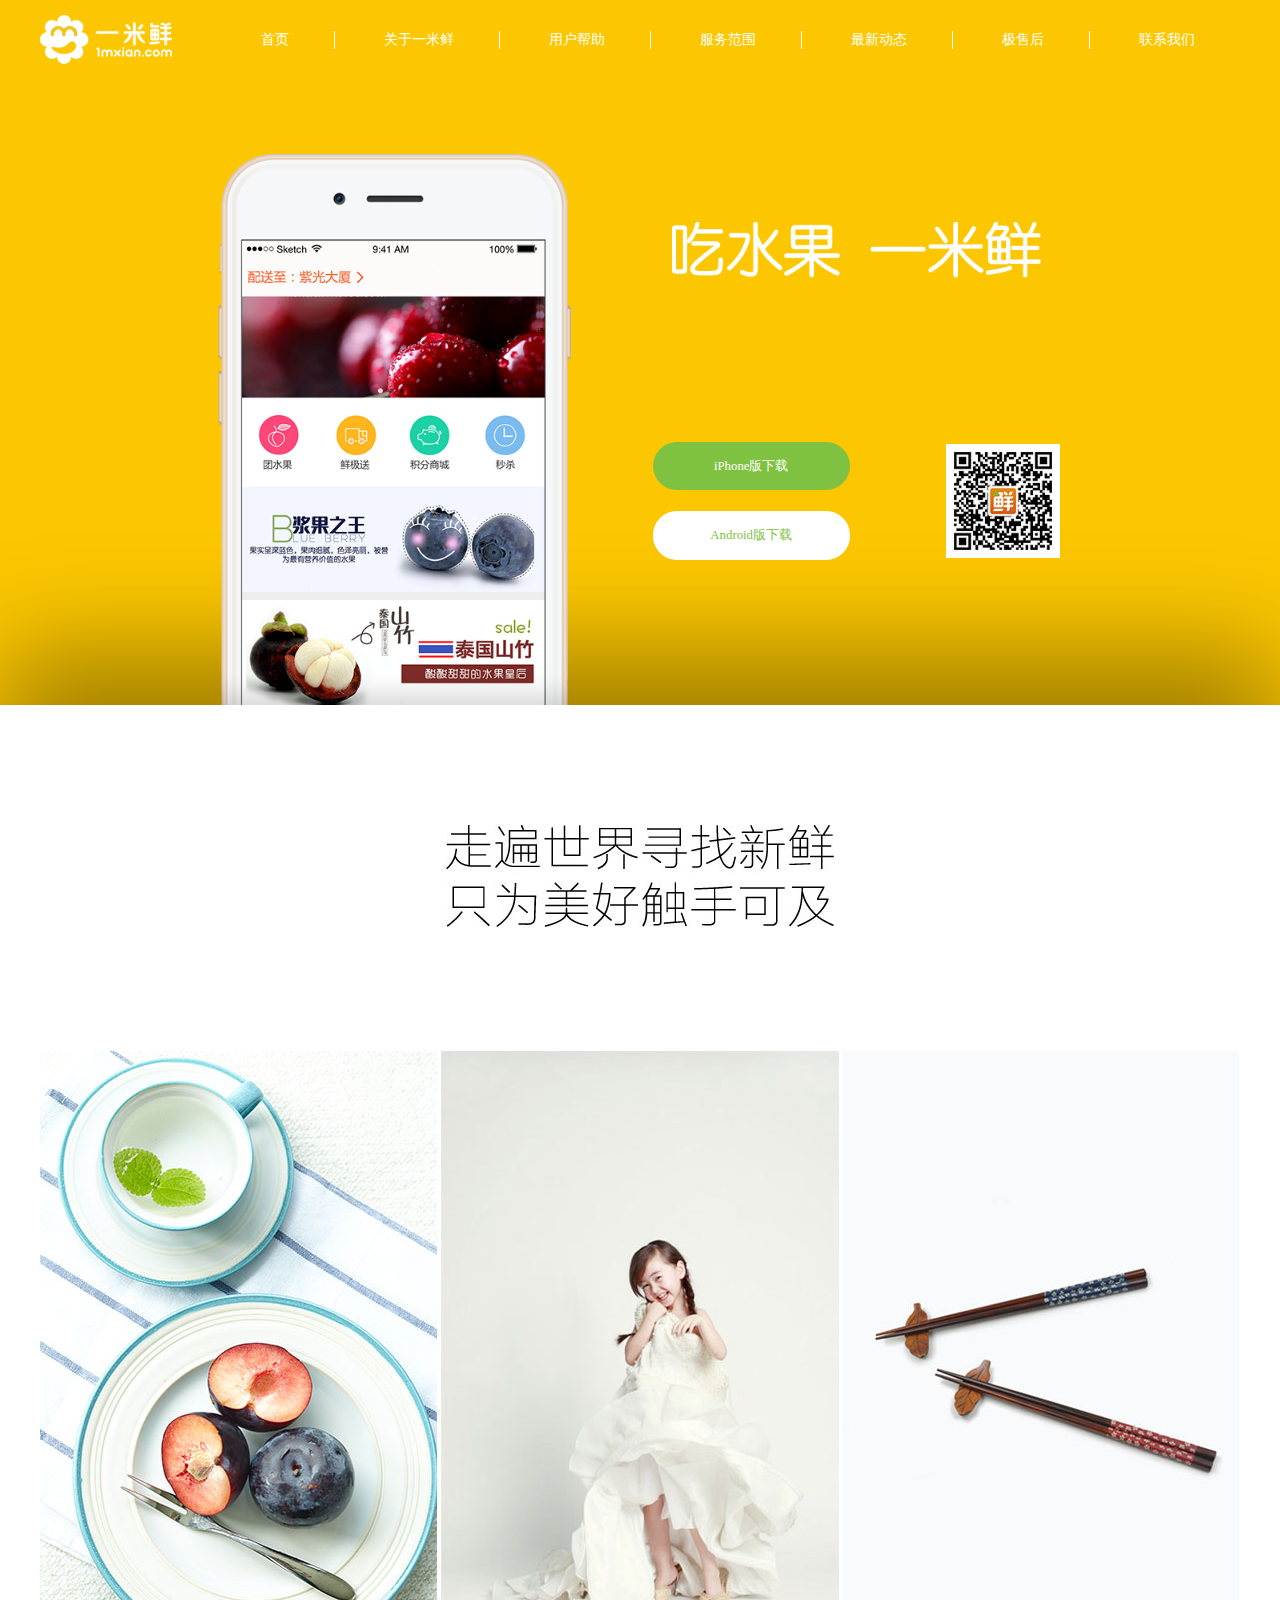
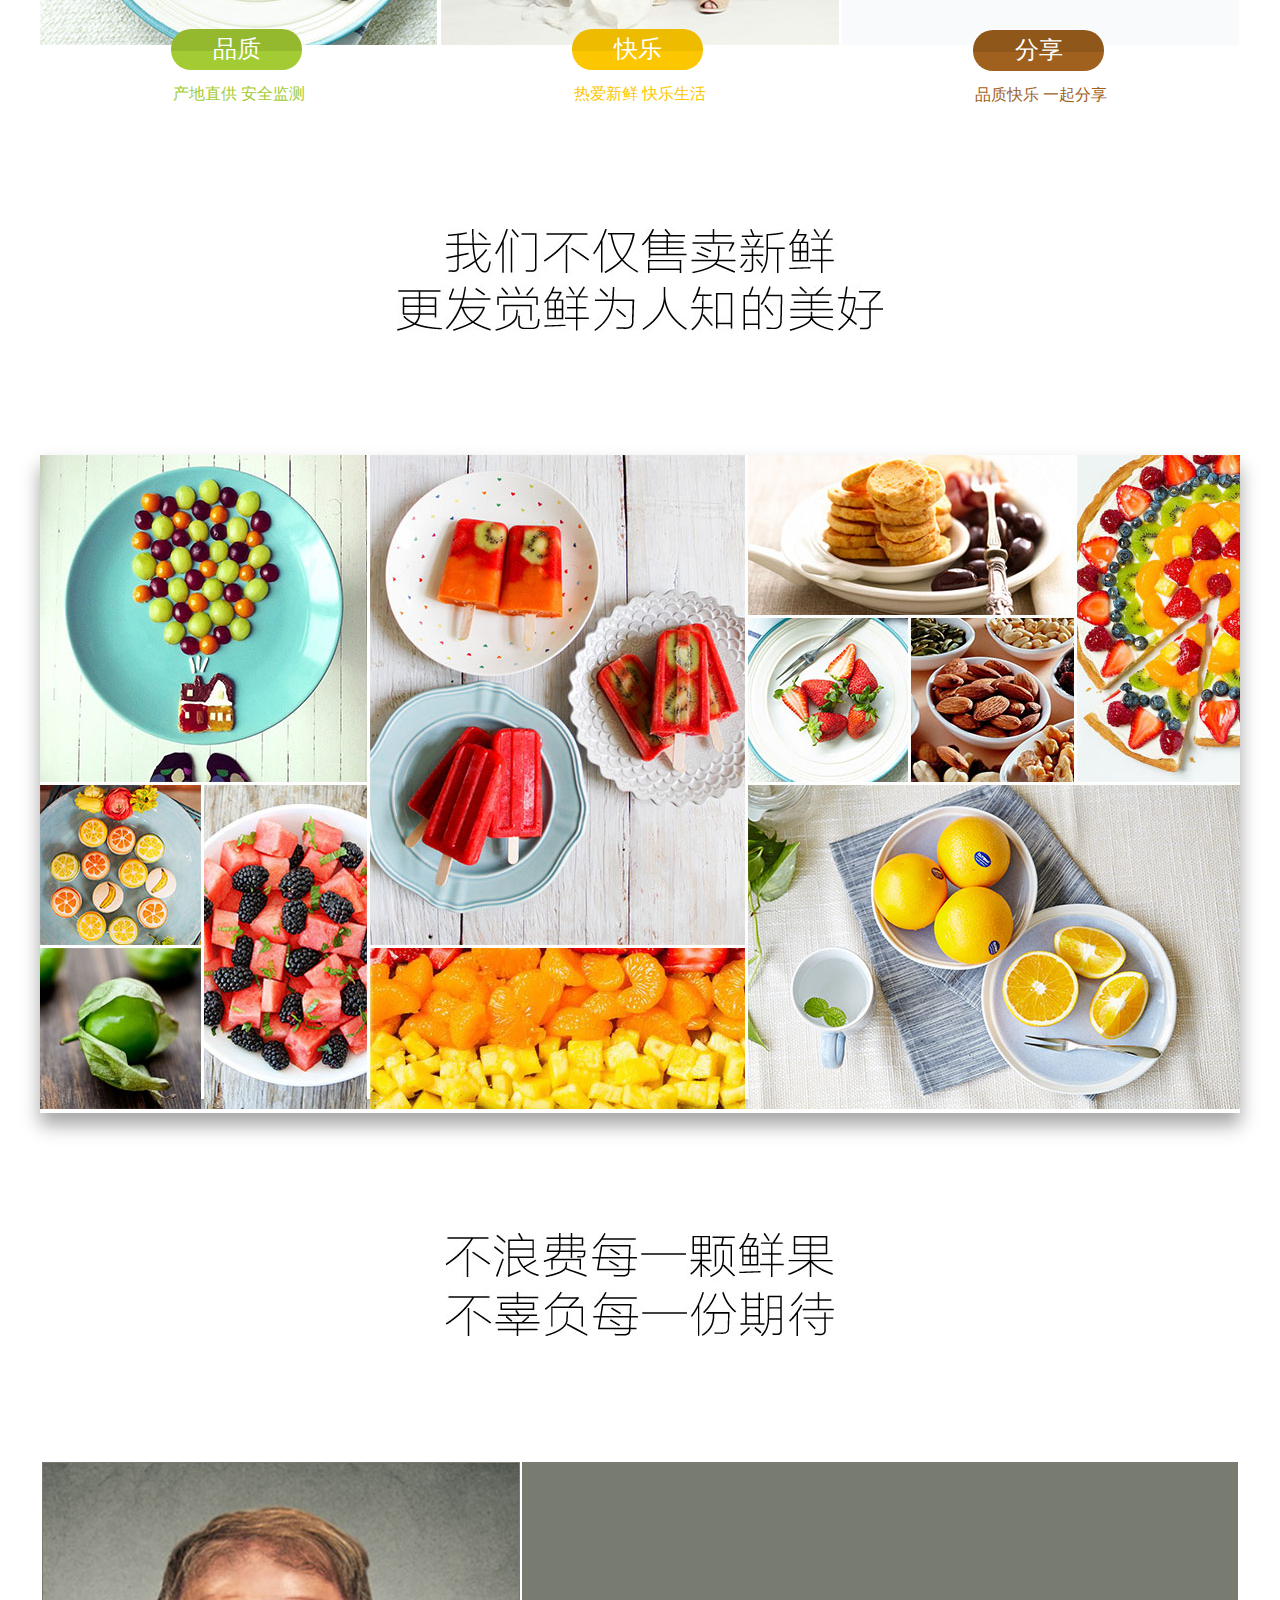
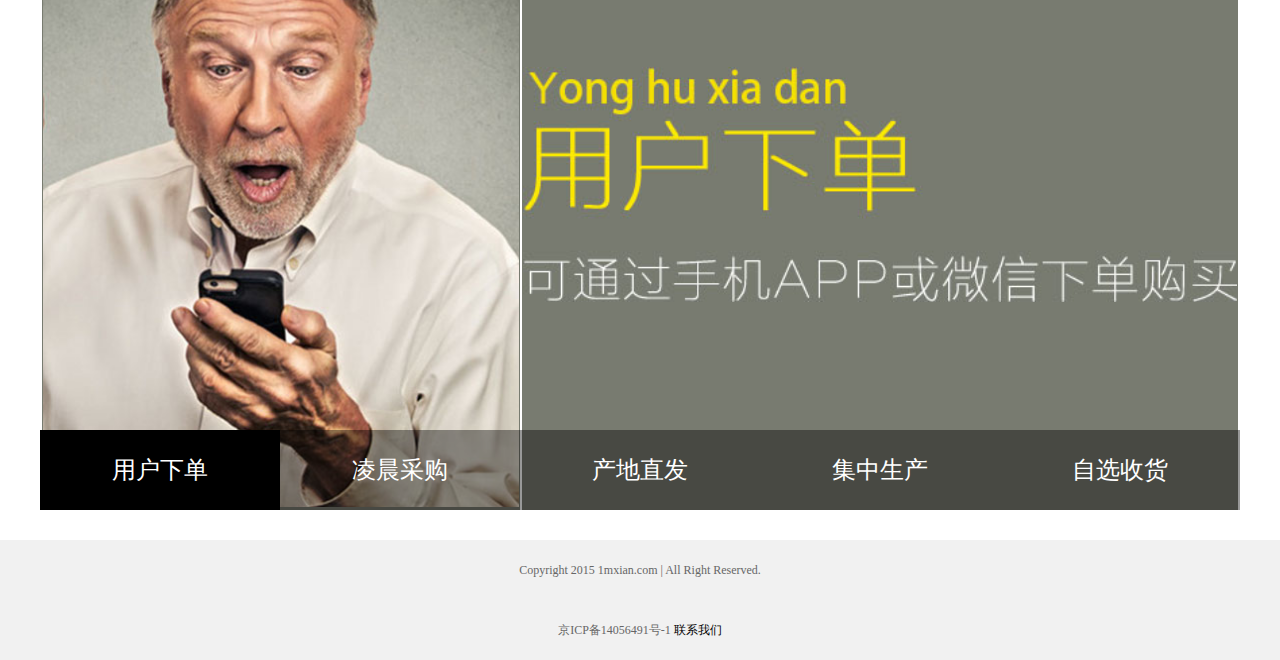
<file: index.html>
<!DOCTYPE html>
<html>
<head lang="en">
    <meta charset="UTF-8">
    <meta http-equiv="X-UA-Compatible" content="IE=edge,chrome=1"/>
    <meta name="viewport"
          content="width=device-width, initial-scale=1.0, minimum-scale=1.0, maximum-scale=1.0, user-scalable=no"/>
    <meta name="format-detection" content="telephone=no, email=no"/>
    <meta name="apple-mobile-web-app-capable" content="yes"/>
    <meta name="apple-mobile-web-app-status-bar-style" content="black"/>
    <title></title>
    <link href="css/base.css" type="text/css" rel="stylesheet"/>
    <link href="css/index.css" type="text/css" rel="stylesheet"/>

    <link href="css/ui-dialog.css" type="text/css" rel="stylesheet"/>
    <script src="js/jquery.min.js" type="text/javascript"></script>
    <script src="js/dialog-min.js" type="text/javascript"></script>
</head>
<body>
<div class="box">
    <header class="bgfcc700 clearfloat">
        <div class="conWidth hg80 bgfcc700">
            <div class="fl pt15 logo">
                <a href="#">
                    <img src="img/logo.png"/>
                </a>
            </div>
            <div class="fr pr7 lh50 iphone posrel clfff">
                <p class="lh50 iphone-updown" id="iphone-updown"><img src="img/cd.png"/></p>
            </div>
            <nav class="fr">
                <a href="javascript:;">首页</a>
                <a href="content/aboutus.html">关于一米鲜</a>
                <a href="content/customerservice.html">用户帮助</a>
                <a href="content/deliveryarea.html">服务范围</a>
                <a href="content/news.html">最新动态</a>
                <a href="content/polepsale.html">极售后</a>
                <a href="#"><span id="add_our">联系我们</span></a>
            </nav>
        </div>
    </header>
    <section>
        <div class="banner bgfcc700">
            <div class="conWidth clearfloat bgfcc700" style="zoom: 0.8;">
                <aside class="fr pt178 pr75 tc">
                    <img src="img/v2.0.png" class="mb107 w100">
                    <dl class="posrel">
                        <dt>
                            <p class="mb26 download-iphone">iPhone版下载</p>
                            <p class="download-android">Android版下载</p>
                        </dt>
                        <dd>
                            <img src="img/code.jpg"/>
                        </dd>
                    </dl>
                </aside>
                <img src="img/iphone.png" class="pt93 pl73 pc">
            </div>
        </div>
    </section>
    <div class="section">
        <article class="section-article-one conWidth  tc">
            <img src="img/art_dec.jpg" class="malr10 w50"/>

            <div class="clearfloat section-article-one-div">
                <dl>
                    <dt class="posrel">
                        <img src="img/art_1.jpg"/><span>品质</span>
                    </dt>
                    <dd>产地直供 安全监测</dd>
                </dl>
                <dl>
                    <dt class="posrel">
                        <img src="img/art_2.jpg"/><span>快乐</span>
                    </dt>
                    <dd>热爱新鲜 快乐生活</dd>
                </dl>
                <dl>
                    <dt class="posrel">
                        <img src="img/art_3.jpg"/><span>分享</span>
                    </dt>
                    <dd>品质快乐 一起分享</dd>
                </dl>
            </div>
        </article>
        <article class="section-article-two conWidth malr10 tc">
            <img src="img/art_dec2.jpg" class="malr10 w50">

            <div class="box-shadow">
                <img src="img/art_4.jpg">
            </div>
        </article>
        <article class="section-article-three conWidth pb30 tc">
            <img src="img/art_dec3.jpg" class="malr10 w50">
            <aside class="posrel article-aside">
                <table width="100%">
                    <tbody>
                    <tr class="bg787b70">
                        <td width="40%">
                            <div style="width: 100%"><img src="img/tab1.jpg" width="100%"></div>
                        </td>
                        <td width="60%">
                            <div style="width: 100%"><img src="img/tab_dec_1_c.jpg" width="100%"></div>
                        </td>
                    </tr>
                    <tr class="bg91ad0d hide">
                        <td width="40%">
                            <div style="width: 100%"><img src="img/tab2.jpg" width="100%"></div>
                        </td>
                        <td width="60%">
                            <div style="width: 100%"><img src="img/tab_dec_2.jpg" width="100%"></div>
                        </td>
                    </tr>
                    <tr class="bg769d9c hide">
                        <td width="40%">
                            <div style="width: 100%"><img src="img/tab3.jpg" width="100%"></div>
                        </td>
                        <td width="60%">
                            <div style="width: 100%"><img src="img/tab_dec_3_c.jpg" width="100%"></div>
                        </td>
                    </tr>
                    <tr class="bgce8457 hide">
                        <td width="40%">
                            <div style="width: 100%"><img src="img/tab5.jpg" width="100%"></div>
                        </td>
                        <td width="60%">
                            <div style="width: 100%"><img src="img/tab_dec_5.jpg" width="100%"></div>
                        </td>
                    </tr>
                    <tr class="bga38a83 hide">
                        <td width="40%">
                            <div style="width: 100%"><img src="img/tab6.jpg" width="100%"></div>
                        </td>
                        <td width="60%">
                            <div style="width: 100%"><img src="img/tab_dec_6.jpg" width="100%"></div>
                        </td>
                    </tr>
                    </tbody>
                </table>
                <div class="tabs">
                    <ul class="clearfloat">
                        <li class="active">用户下单</li>
                        <li>凌晨采购</li>
                        <li>产地直发</li>
                        <li>集中生产</li>
                        <li>自选收货</li>
                    </ul>
                </div>
            </aside>
        </article>
    </div>
    <footer class="footer">
        <p>Copyright 2015 1mxian.com | All Right Reserved.<br>
            京ICP备14056491号-1
            <a href="#">联系我们</a></p>
    </footer>
</div>
</body>
<script type="text/javascript">
    setTimeout(function(){
        $(function () {
            var w_width = $(window).width();
            var zoom = w_width / 1200;
            var zooms = w_width / 400;
            if (w_width > 768 && w_width <= 1200) {
                if (zooom < 0.56) {
                    $("body").css("zoom", 0.57)
                } else {
                    $("body").css("zoom", zoom)
                }
                $("#add_our").on("click", function () {
                    var d = dialog({
                        content: "<ul><li><a href='content/contactus.html'>联系我们</a></li><li><a href='content/compare_group.html'>企业团购</a></li></ul>",
                        quickClose: true
                    });
                    d.show(document.getElementById("add_our"))
                });
            } else if (w_width <= 768) {
                $(".section-article-one-div").css("zoom", zoom)
                $(".banner .conWidth").css("zoom", zooms)
            } else {
                $("#add_our").on("click", function () {
                    var d = dialog({
                        content: "<ul><li><a href='content/contactus.html'>联系我们</a></li><li><a href='content/recruitment.html'>加入我们</a></li><li><a href='content/compare_group.html'>企业团购</a></li></ul>",
                        quickClose: true
                    });
                    d.show(document.getElementById("add_our"))
                });
            }
//        弹框
            $("#iphone-updown").on("click", function () {
                var d = dialog({
                    content: "<ul><li><a href='index.html'>首页</a></li><li><a href='content/aboutus.html'>关于一米鲜</a></li><li><a href='content/customerservice.html'>用户帮助</a></li><li><a href='content/deliveryarea.html'>服务范围</a></li><li><a href='content/news.html'>最新动态</a></li><li><a href='content/polepsale.html'>极售后</a></li><li><a href='content/contactus.html'>联系我们</a></li><li><a href='content/recruitment.html'>加入我们</a></li><li><a href='content/compare_group.html'>企业团购</a></li></ul>",
                    quickClose: true
                });
                d.show(document.getElementById("iphone-updown"))
            });
//        切换
            $(".tabs li").on("click", function () {
                $(".tabs li").removeClass('active');
                $(this).addClass('active');
                var index = $(this).index();
                $("table tr").stop(true, true).fadeOut(400);
                setTimeout(function () {
                    $("table tr").stop(true, true).eq(index).fadeIn(400)
                }, 300)
            })
        })
    },500)

</script>
</html>
</file>
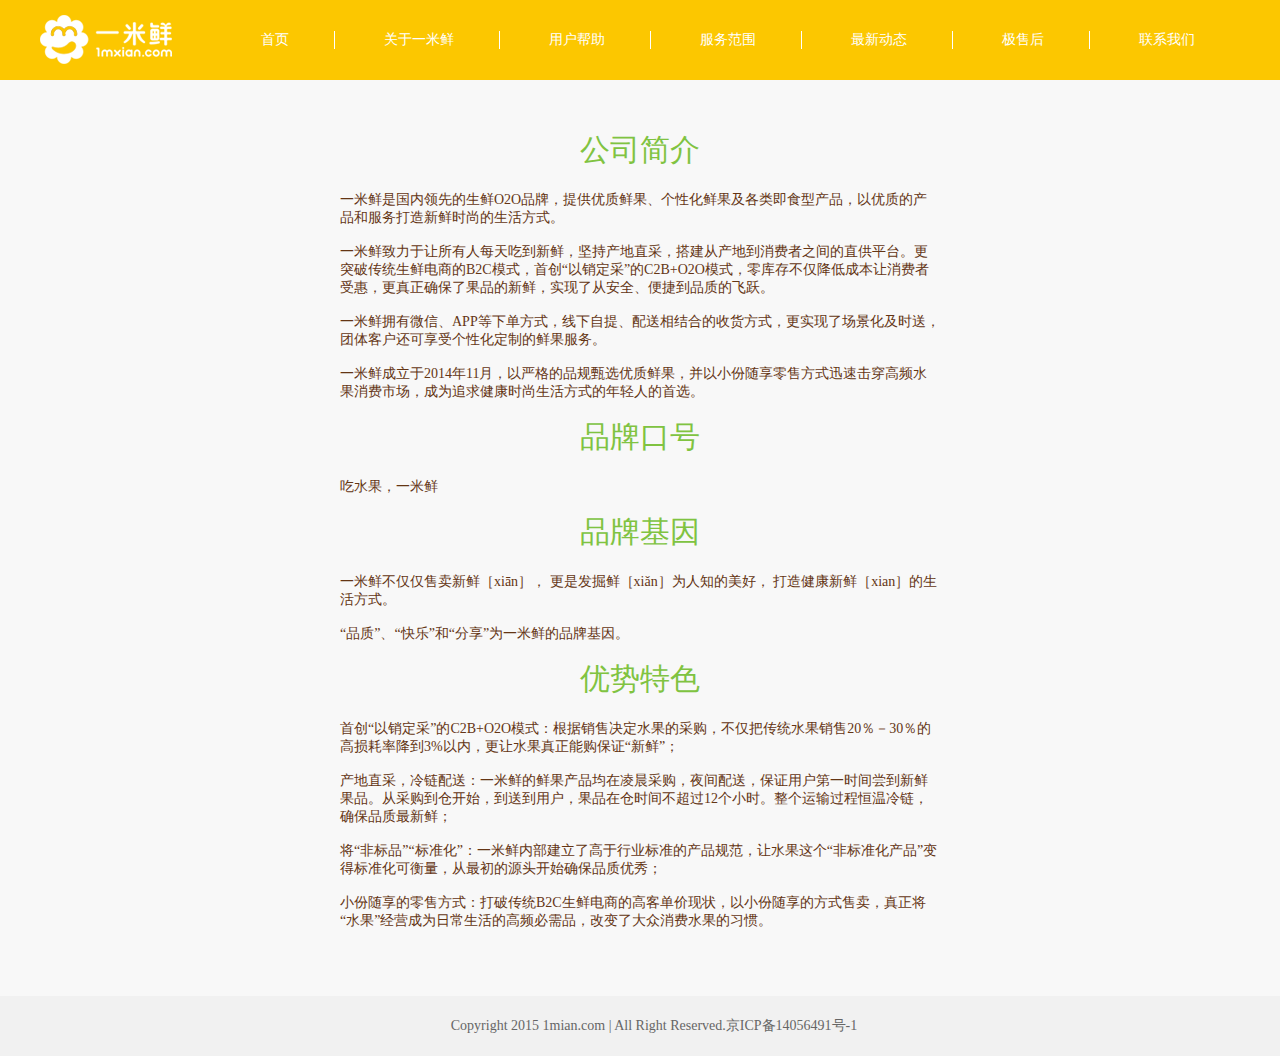
<file: content/aboutus.html>
<!DOCTYPE html>
<html>
<head lang="en">
    <meta charset="UTF-8">
    <meta name="viewport" id="viewport" content="width=device-width,initial-scale=1.0, minimum-scale=1.0, maximum-scale=1.0, user-scalable=no">
    <meta name="format-detection" content="telephone=no">
    <link rel="stylesheet" href="../css/base.css"/>
    <link rel="stylesheet" href="../css/service.css"/>
    <link rel="stylesheet" href="../css/ui-dialog.css"/>
    <script src="../js/jquery.min.js"></script>
    <script src="../js/dialog-min.js"></script>
    <title>关于一米鲜</title>
</head>
<body>
<header class="clearfloat bgfcc700">
    <div class="conWidth hg80 bgfcc700">
        <div class="logo fl pt15"><a href="../index.html"><img src="../img/logo.png"></a></div>
        <div class="iphone fr pr7 clfff lh50 posrel">
            <p class="lh50 iphone-updown" id="iphone-updown"><img src="../img/cd.png"></p>
        </div>
        <nav class="fr">
            <a href="../index.html">首页</a>
            <a href="javascript:;">关于一米鲜</a>
            <a href="customerservice.html">用户帮助</a>
            <a href="deliveryarea.html">服务范围</a>
            <a href="news.html">最新动态</a>
            <a href="polepsale.html">极售后</a>
            <a><span id="add_our">联系我们</span></a>
        </nav>
    </div>
</header>
<div class="service-center">
    <div class="container">
        <h1>公司简介</h1>
        <div class="service-center-content">
            一米鲜是国内领先的生鲜O2O品牌，提供优质鲜果、个性化鲜果及各类即食型产品，以优质的产品和服务打造新鲜时尚的生活方式。<br><br>
            一米鲜致力于让所有人每天吃到新鲜，坚持产地直采，搭建从产地到消费者之间的直供平台。更突破传统生鲜电商的B2C模式，首创“以销定采”的C2B+O2O模式，零库存不仅降低成本让消费者受惠，更真正确保了果品的新鲜，实现了从安全、便捷到品质的飞跃。<br><br>
            一米鲜拥有微信、APP等下单方式，线下自提、配送相结合的收货方式，更实现了场景化及时送，团体客户还可享受个性化定制的鲜果服务。<br><br>
            一米鲜成立于2014年11月，以严格的品规甄选优质鲜果，并以小份随享零售方式迅速击穿高频水果消费市场，成为追求健康时尚生活方式的年轻人的首选。<br><br>
        </div>
        <h1>品牌口号</h1>
        <div class="service-center-content">
            吃水果，一米鲜<br><br>
        </div>
        <h1>品牌基因</h1>
        <div class="service-center-content">
            一米鲜不仅仅售卖新鲜［xiān］，
            更是发掘鲜［xiǎn］为人知的美好，
            打造健康新鲜［xian］的生活方式。<br><br>
            “品质”、“快乐”和“分享”为一米鲜的品牌基因。<br><br>
        </div>
        <h1>优势特色</h1>
        <div class="service-center-content">
            首创“以销定采”的C2B+O2O模式：根据销售决定水果的采购，不仅把传统水果销售20％－30％的高损耗率降到3%以内，更让水果真正能购保证“新鲜”；<br><br>
            产地直采，冷链配送：一米鲜的鲜果产品均在凌晨采购，夜间配送，保证用户第一时间尝到新鲜果品。从采购到仓开始，到送到用户，果品在仓时间不超过12个小时。整个运输过程恒温冷链，确保品质最新鲜；<br><br>
            将“非标品”“标准化”：一米鲜内部建立了高于行业标准的产品规范，让水果这个“非标准化产品”变得标准化可衡量，从最初的源头开始确保品质优秀；<br><br>
            小份随享的零售方式：打破传统B2C生鲜电商的高客单价现状，以小份随享的方式售卖，真正将“水果”经营成为日常生活的高频必需品，改变了大众消费水果的习惯。<br><br>
        </div>
    </div>
</div>
<div class="footer"><p>Copyright  2015 1mian.com | All Right Reserved.京ICP备14056491号-1</p></div>
</body>
<script>
    var w_width=$(window).width();
    $(document).ready(function(){
        //当屏幕大于768的时候 点击联系我们  显示剩余列表
        if(w_width >= 768){
            $("#add_our").click(function(){
                var d = dialog({
                    content: '<ul>' +
                    '<li><a href="contactus.html">联系我们</a></li>' +
                    '<li><a href="recruitment.html">加入我们</a></li>' +
                    '<li class="modify_pass"><a href="compare_group.html">企业团购</a></li>' +
                    '</ul>',
                    quickClose:true
                });
                d.show(document.getElementById("add_our"))
            })
        }else if(w_width < 768){             //当屏幕小于768的时候 点击图片显示列表
            $("#iphone-updown").click(function(){
                var d = dialog({
                    //要显示的内容
                    content: '<ul>' +
                    '<li><a href="../index.html">首页</a></li>' +
                    '<li><a href="javascript:;">关于一米鲜</a></li>' +
                    '<li><a href="customerservice.html">用户帮助</a></li>' +
                    '<li><a href="deliveryarea.html">服务范围</a></li>' +
                    '<li><a href="news.html">最新动态</a></li>' +
                    '<li><a href="polepsale.html">极售后</a></li>' +
                    '<li><a href="contactus.html">联系我们</a></li>' +
                    '<li><a href="recruitment.html">加入我们</a></li>' +
                    '<li><a href="compare_group.html">企业团购</a></li>' +
                    '</ul>',
                    quickClose: true
                });
                d.show(document.getElementById("iphone-updown"))
            })
        }
    });

</script>

</html>
</file>
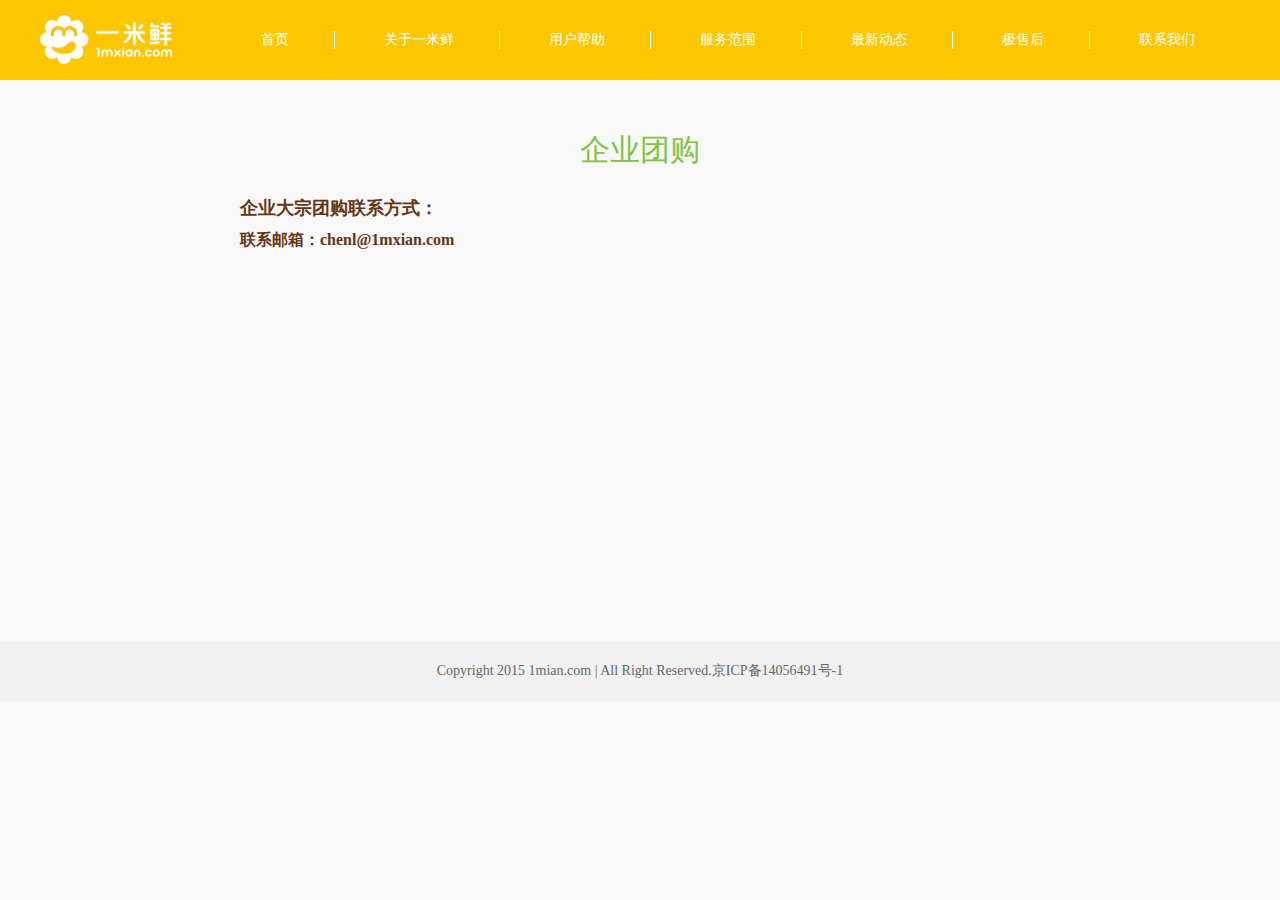
<file: content/compare_group.html>
<!DOCTYPE html>
<html>
<head lang="en">
    <meta charset="UTF-8">
    <meta name="viewport" id="viewport" content="width=device-width,initial-scale=1.0, minimum-scale=1.0, maximum-scale=1.0, user-scalable=no">
    <meta name="format-detection" content="telephone=no">
    <link rel="stylesheet" href="../css/base.css"/>
    <link rel="stylesheet" href="../css/area.css"/>
    <link rel="stylesheet" href="../css/ui-dialog.css"/>
    <script src="../js/jquery.min.js"></script>
    <script src="../js/dialog-min.js"></script>
    <title>企业团购</title>
</head>
<body>
<header class="clearfloat bgfcc700">
    <div class="conWidth hg80 bgfcc700">
        <div class="logo fl pt15"><a href="../index.html"><img src="../img/logo.png"></a></div>
        <div class="iphone fr pr7 clfff lh50 posrel">
            <p class="lh50 iphone-updown" id="iphone-updown"><img src="../img/cd.png"></p>
        </div>
        <nav class="fr">
            <a href="../index.html">首页</a>
            <a href="aboutus.html">关于一米鲜</a>
            <a href="customerservice.html">用户帮助</a>
            <a href="deliveryarea.html">服务范围</a>
            <a href="news.html">最新动态</a>
            <a href="polepsale.html">极售后</a>
            <a href="contactus.html"><span id="add_our">联系我们</span></a>
        </nav>
    </div>
</header>
<div class="service-center">
    <div class="container">
        <h1>企业团购</h1>
        <div class="service-center-content" style="text-align: left">
            <h5>企业大宗团购联系方式：</h5>
            <h5>联系邮箱：chenl@1mxian.com</h5>
        </div>
    </div>
</div>
<div class="footer"><p>Copyright  2015 1mian.com | All Right Reserved.京ICP备14056491号-1</p></div>

</body>
<script type="text/javascript">
    var w_width=$(window).width();
    $(document).ready(function(){
        //当屏幕大于768的时候 点击联系我们  显示剩余列表
        if(w_width >= 768){
            $("#add_our").click(function(){
                var d = dialog({
                    content: '<ul>' +
                    '<li><a href="contactus.html">联系我们</a></li>' +
                    '<li><a href="recruitment.html">加入我们</a></li>' +
                    '<li class="modify_pass"><a href="compare_group.html">企业团购</a></li>' +
                    '</ul>',
                    quickClose:true
                });
                d.show(document.getElementById("add_our"))
            })
        }else if(w_width < 768){             //当屏幕小于768的时候 点击图片显示列表
            $("#iphone-updown").click(function(){
                var d = dialog({
                    //要显示的内容
                    content: '<ul>' +
                    '<li><a href="../index.html">首页</a></li>' +
                    '<li><a href="aboutus.html">关于一米鲜</a></li>' +
                    '<li><a href="customerservice.html">用户帮助</a></li>' +
                    '<li><a href="deliveryarea.html">服务范围</a></li>' +
                    '<li><a href="news.html">最新动态</a></li>' +
                    '<li><a href="polepsale.html">极售后</a></li>' +
                    '<li><a href="contactus.html">联系我们</a></li>' +
                    '<li><a href="recruitment.html">加入我们</a></li>' +
                    '<li><a href="javascript:;">企业团购</a></li>' +
                    '</ul>',
                    quickClose: true
                });
                d.show(document.getElementById("iphone-updown"))
            })
        }
    });
</script>
</html>
</file>
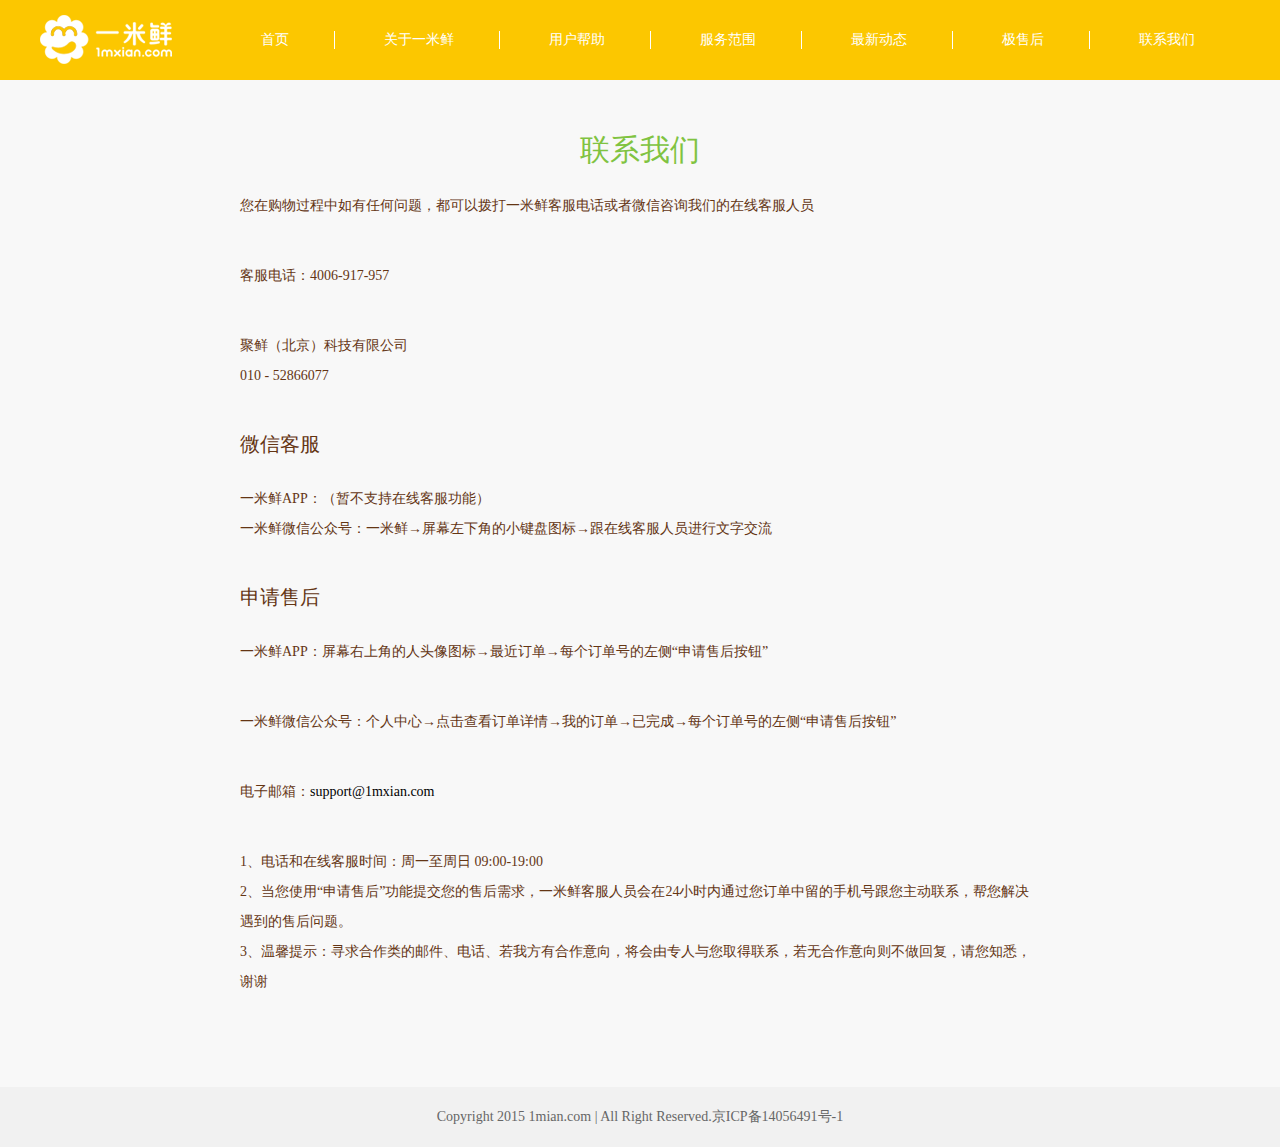
<file: content/contactus.html>
<!DOCTYPE html>
<html>
<head lang="en">
    <meta charset="UTF-8">
    <meta name="viewport" id="viewport" content="width=device-width,initial-scale=1.0, minimum-scale=1.0, maximum-scale=1.0, user-scalable=no">
    <meta name="format-detection" content="telephone=no">
    <link rel="stylesheet" href="../css/base.css"/>
    <link rel="stylesheet" href="../css/area.css"/>
    <link rel="stylesheet" href="../css/ui-dialog.css"/>
    <script src="../js/jquery.min.js"></script>
    <script src="../js/dialog-min.js"></script>
    <title>联系我们</title>
</head>
<body>
<header class="clearfloat bgfcc700">
    <div class="conWidth hg80 bgfcc700">
        <div class="logo fl pt15"><a href="../index.html"><img src="../img/logo.png"></a></div>
        <div class="iphone fr pr7 clfff lh50 posrel">
            <p class="lh50 iphone-updown" id="iphone-updown"><img src="../img/cd.png"></p>
        </div>
        <nav class="fr">
            <a href="../index.html">首页</a>
            <a href="aboutus.html">关于一米鲜</a>
            <a href="customerservice.html">用户帮助</a>
            <a href="deliveryarea.html">服务范围</a>
            <a href="news.html">最新动态</a>
            <a href="polepsale.html">极售后</a>
            <a href="javascript:;"><span id="add_our">联系我们</span></a>
        </nav>
    </div>
</header>
<div class="service-center">
    <div class="container">
        <h1>联系我们</h1>
        <div class="service-center-content" style="text-align: left">
            <p>您在购物过程中如有任何问题，都可以拨打一米鲜客服电话或者微信咨询我们的在线客服人员</p>
            <p>客服电话：4006-917-957</p>
            <p>聚鲜（北京）科技有限公司<br/>010 - 52866077</p>
            <h2>微信客服</h2>
            <p>一米鲜APP：（暂不支持在线客服功能）<br/>一米鲜微信公众号：一米鲜→屏幕左下角的小键盘图标→跟在线客服人员进行文字交流</p>
            <h2>申请售后</h2>
            <p>一米鲜APP：屏幕右上角的人头像图标→最近订单→每个订单号的左侧“申请售后按钮”</p>
            <p>一米鲜微信公众号：个人中心→点击查看订单详情→我的订单→已完成→每个订单号的左侧“申请售后按钮”</p>
            <p>电子邮箱：<a href="#">support@1mxian.com</a></p>
            <p>1、电话和在线客服时间：周一至周日 09:00-19:00<br>
                2、当您使用“申请售后”功能提交您的售后需求，一米鲜客服人员会在24小时内通过您订单中留的手机号跟您主动联系，帮您解决遇到的售后问题。<br>
                3、温馨提示：寻求合作类的邮件、电话、若我方有合作意向，将会由专人与您取得联系，若无合作意向则不做回复，请您知悉，谢谢
            </p>
        </div>
    </div>
</div>
<div class="footer"><p>Copyright  2015 1mian.com | All Right Reserved.京ICP备14056491号-1</p></div>

</body>
<script type="text/javascript">
    var w_width=$(window).width();
    $(document).ready(function(){
        //当屏幕大于768的时候 点击联系我们  显示剩余列表
        if(w_width >= 768){
            $("#add_our").click(function(){
                var d = dialog({
                    content: '<ul>' +
                    '<li><a href="contactus.html">联系我们</a></li>' +
                    '<li><a href="recruitment.html">加入我们</a></li>' +
                    '<li class="modify_pass"><a href="compare_group.html">企业团购</a></li>' +
                    '</ul>',
                    quickClose:true
                });
                d.show(document.getElementById("add_our"))
            })
        }else if(w_width < 768){             //当屏幕小于768的时候 点击图片显示列表
            $("#iphone-updown").click(function(){
                var d = dialog({
                    //要显示的内容
                    content: '<ul>' +
                    '<li><a href="../index.html">首页</a></li>' +
                    '<li><a href="aboutus.html">关于一米鲜</a></li>' +
                    '<li><a href="customerservice.html">用户帮助</a></li>' +
                    '<li><a href="deliveryarea.html">服务范围</a></li>' +
                    '<li><a href="news.html">最新动态</a></li>' +
                    '<li><a href="polepsale.html">极售后</a></li>' +
                    '<li><a href="javascript:;">联系我们</a></li>' +
                    '<li><a href="recruitment.html">加入我们</a></li>' +
                    '<li><a href="compare_group.html">企业团购</a></li>' +
                    '</ul>',
                    quickClose: true
                });
                d.show(document.getElementById("iphone-updown"))
            })
        }
    });
</script>
</html>
</file>
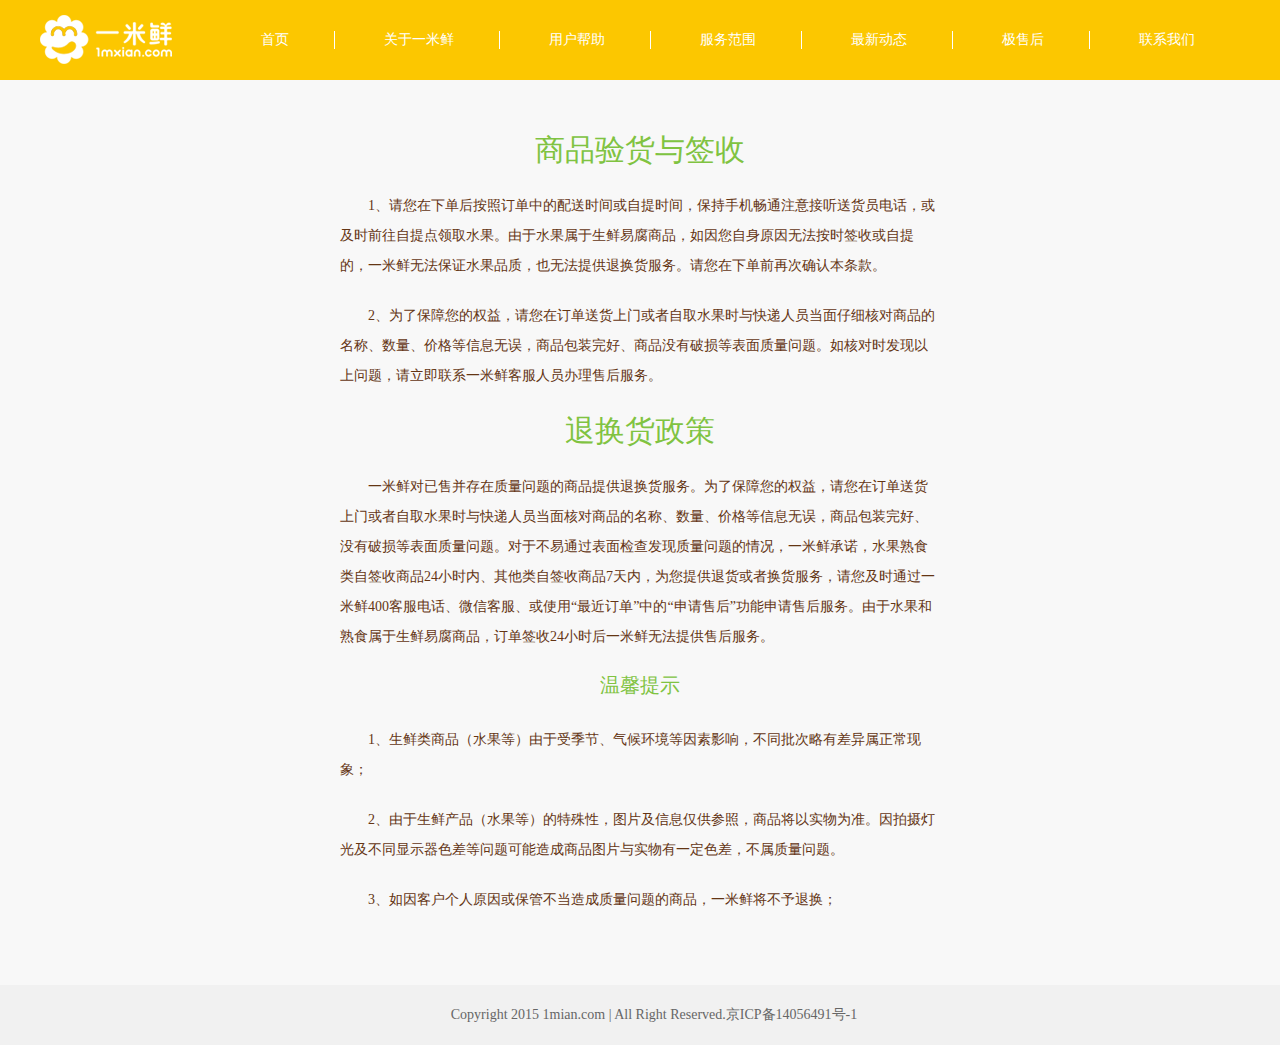
<file: content/customerservice.html>
<!DOCTYPE html>
<html>
<head lang="en">
    <meta charset="UTF-8">
    <meta name="viewport" id="viewport" content="width=device-width,initial-scale=1.0, minimum-scale=1.0, maximum-scale=1.0, user-scalable=no">
    <meta name="format-detection" content="telephone=no">
    <link rel="stylesheet" href="../css/base.css"/>
    <link rel="stylesheet" href="../css/service.css"/>
    <link rel="stylesheet" href="../css/ui-dialog.css"/>
    <script src="../js/jquery.min.js"></script>
    <script src="../js/dialog-min.js"></script>
    <title>用户帮助</title>
</head>
<body>
<header class="clearfloat bgfcc700">
    <div class="conWidth hg80 bgfcc700">
        <div class="logo fl pt15"><a href="../index.html"><img src="../img/logo.png"></a></div>
        <div class="iphone fr pr7 clfff lh50 posrel">
            <p class="lh50 iphone-updown" id="iphone-updown"><img src="../img/cd.png"></p>
        </div>
        <nav class="fr">
            <a href="../index.html">首页</a>
            <a href="aboutus.html">关于一米鲜</a>
            <a href="javascript:;">用户帮助</a>
            <a href="deliveryarea.html">服务范围</a>
            <a href="news.html">最新动态</a>
            <a href="polepsale.html">极售后</a>
            <a><span id="add_our">联系我们</span></a>
        </nav>
    </div>
</header>
<div class="service-center">
    <div class="container">
        <h1>商品验货与签收</h1>
        <div class="service-center-content">
            <p>
                1、请您在下单后按照订单中的配送时间或自提时间，保持手机畅通注意接听送货员电话，或及时前往自提点领取水果。由于水果属于生鲜易腐商品，如因您自身原因无法按时签收或自提的，一米鲜无法保证水果品质，也无法提供退换货服务。请您在下单前再次确认本条款。
            </p>
            <p>
                2、为了保障您的权益，请您在订单送货上门或者自取水果时与快递人员当面仔细核对商品的名称、数量、价格等信息无误，商品包装完好、商品没有破损等表面质量问题。如核对时发现以上问题，请立即联系一米鲜客服人员办理售后服务。
            </p>
        </div>
        <h1>退换货政策</h1>
        <div class="service-center-content">
            <p>
                一米鲜对已售并存在质量问题的商品提供退换货服务。为了保障您的权益，请您在订单送货上门或者自取水果时与快递人员当面核对商品的名称、数量、价格等信息无误，商品包装完好、没有破损等表面质量问题。对于不易通过表面检查发现质量问题的情况，一米鲜承诺，水果熟食类自签收商品24小时内、其他类自签收商品7天内，为您提供退货或者换货服务，请您及时通过一米鲜400客服电话、微信客服、或使用“最近订单”中的“申请售后”功能申请售后服务。由于水果和熟食属于生鲜易腐商品，订单签收24小时后一米鲜无法提供售后服务。
            </p>
            <h2>温馨提示</h2>
            <p>
                1、生鲜类商品（水果等）由于受季节、气候环境等因素影响，不同批次略有差异属正常现象；
            </p>
            <p>
                2、由于生鲜产品（水果等）的特殊性，图片及信息仅供参照，商品将以实物为准。因拍摄灯光及不同显示器色差等问题可能造成商品图片与实物有一定色差，不属质量问题。
            </p>
            <p>
                3、如因客户个人原因或保管不当造成质量问题的商品，一米鲜将不予退换；
            </p>
        </div>
    </div>
</div>
<div class="footer"><p>Copyright  2015 1mian.com | All Right Reserved.京ICP备14056491号-1</p></div>
</body>
<script>

    var w_width=$(window).width();
    $(document).ready(function(){
        //当屏幕大于768的时候 点击联系我们  显示剩余列表
        if(w_width >= 768){
            $("#add_our").click(function(){
                var d = dialog({
                    content: '<ul>' +
                    '<li><a href="contactus.html">联系我们</a></li>' +
                    '<li><a href="recruitment.html">加入我们</a></li>' +
                    '<li class="modify_pass"><a href="compare_group.html">企业团购</a></li>' +
                    '</ul>',
                    quickClose:true
                });
                d.show(document.getElementById("add_our"))
            })
        }else if(w_width < 768){             //当屏幕小于768的时候 点击图片显示列表
            $("#iphone-updown").click(function(){
                var d = dialog({
                    //要显示的内容
                    content: '<ul>' +
                    '<li><a href="../index.html">首页</a></li>' +
                    '<li><a href="aboutus.html">关于一米鲜</a></li>' +
                    '<li><a href="javascript:;">用户帮助</a></li>' +
                    '<li><a href="deliveryarea.html">服务范围</a></li>' +
                    '<li><a href="news.html">最新动态</a></li>' +
                    '<li><a href="polepsale.html">极售后</a></li>' +
                    '<li><a href="contactus.html">联系我们</a></li>' +
                    '<li><a href="recruitment.html">加入我们</a></li>' +
                    '<li><a href="compare_group.html">企业团购</a></li>' +
                    '</ul>',
                    quickClose: true
                });
                d.show(document.getElementById("iphone-updown"))
            })
        }
    });
</script>

</html>
</file>
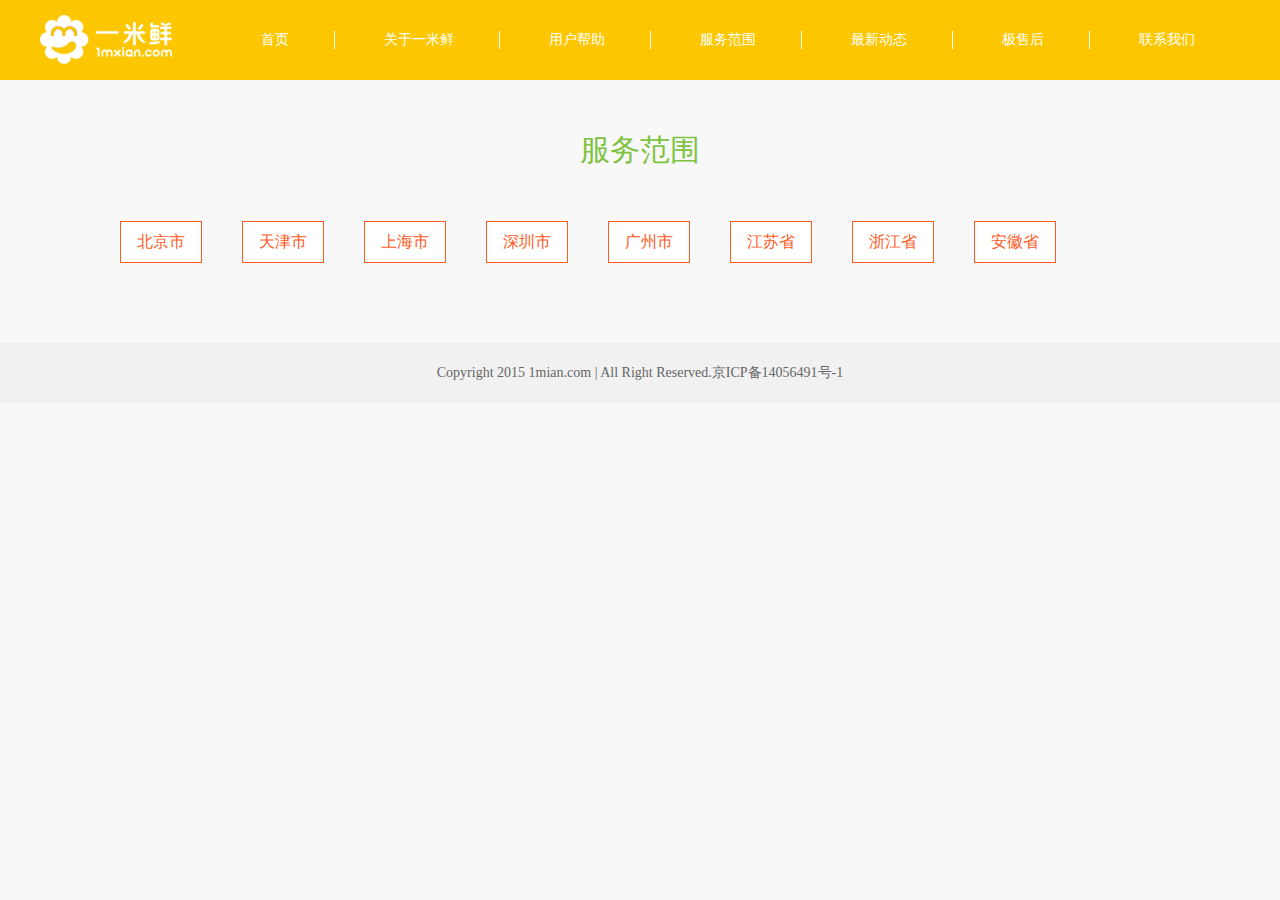
<file: content/deliveryarea.html>
<!DOCTYPE html>
<html>
<head lang="en">
    <meta charset="UTF-8">
    <meta name="viewport" id="viewport" content="width=device-width,initial-scale=1.0, minimum-scale=1.0, maximum-scale=1.0, user-scalable=no">
    <meta name="format-detection" content="telephone=no">
    <link rel="stylesheet" href="../css/base.css"/>
    <link rel="stylesheet" href="../css/area.css"/>
    <link rel="stylesheet" href="../css/ui-dialog.css"/>
    <script src="../js/jquery.min.js"></script>
    <script src="../js/dialog-min.js"></script>
    <title>服务范围</title>
</head>
<body>
<header class="clearfloat bgfcc700">
    <div class="conWidth hg80 bgfcc700">
        <div class="logo fl pt15"><a href="../index.html"><img src="../img/logo.png"></a></div>
        <div class="iphone fr pr7 clfff lh50 posrel">
            <p class="lh50 iphone-updown" id="iphone-updown"><img src="../img/cd.png"></p>
        </div>
        <nav class="fr">
            <a href="../index.html">首页</a>
            <a href="aboutus.html">关于一米鲜</a>
            <a href="customerservice.html">用户帮助</a>
            <a href="javascript:;">服务范围</a>
            <a href="news.html">最新动态</a>
            <a href="polepsale.html">极售后</a>
            <a><span id="add_our">联系我们</span></a>
        </nav>
    </div>
</header>
<div class="service-center">
    <div class="container">
        <h1>服务范围</h1>
        <div class="second-cell clearfloat">
            <div class="city">北京市</div>
            <div class="city">天津市</div>
            <div class="city">上海市</div>
            <div class="city">深圳市</div>
            <div class="city">广州市</div>
            <div class="city">江苏省</div>
            <div class="city">浙江省</div>
            <div class="city">安徽省</div>
        </div>
    </div>
</div>
<div class="footer"><p>Copyright  2015 1mian.com | All Right Reserved.京ICP备14056491号-1</p></div>
</body>
<script>
    var w_width=$(window).width();
    $(document).ready(function(){
        //当屏幕大于768的时候 点击联系我们  显示剩余列表
        if(w_width >= 768){
            $("#add_our").click(function(){
                var d = dialog({
                    content: '<ul>' +
                    '<li><a href="contactus.html">联系我们</a></li>' +
                    '<li><a href="recruitment.html">加入我们</a></li>' +
                    '<li class="modify_pass"><a href="compare_group.html">企业团购</a></li>' +
                    '</ul>',
                    quickClose:true
                });
                d.show(document.getElementById("add_our"))
            })
        }else if(w_width < 768){             //当屏幕小于768的时候 点击图片显示列表
            $("#iphone-updown").click(function(){
                var d = dialog({
                    //要显示的内容
                    content: '<ul>' +
                    '<li><a href="../index.html">首页</a></li>' +
                    '<li><a href="aboutus.html">关于一米鲜</a></li>' +
                    '<li><a href="customerservice.html">用户帮助</a></li>' +
                    '<li><a href="javascript:;">服务范围</a></li>' +
                    '<li><a href="news.html">最新动态</a></li>' +
                    '<li><a href="polepsale.html">极售后</a></li>' +
                    '<li><a href="contactus.html">联系我们</a></li>' +
                    '<li><a href="recruitment.html">加入我们</a></li>' +
                    '<li><a href="compare_group.html">企业团购</a></li>' +
                    '</ul>',
                    quickClose: true
                });
                d.show(document.getElementById("iphone-updown"))
            })
        }
    });

</script>

</html>
</file>
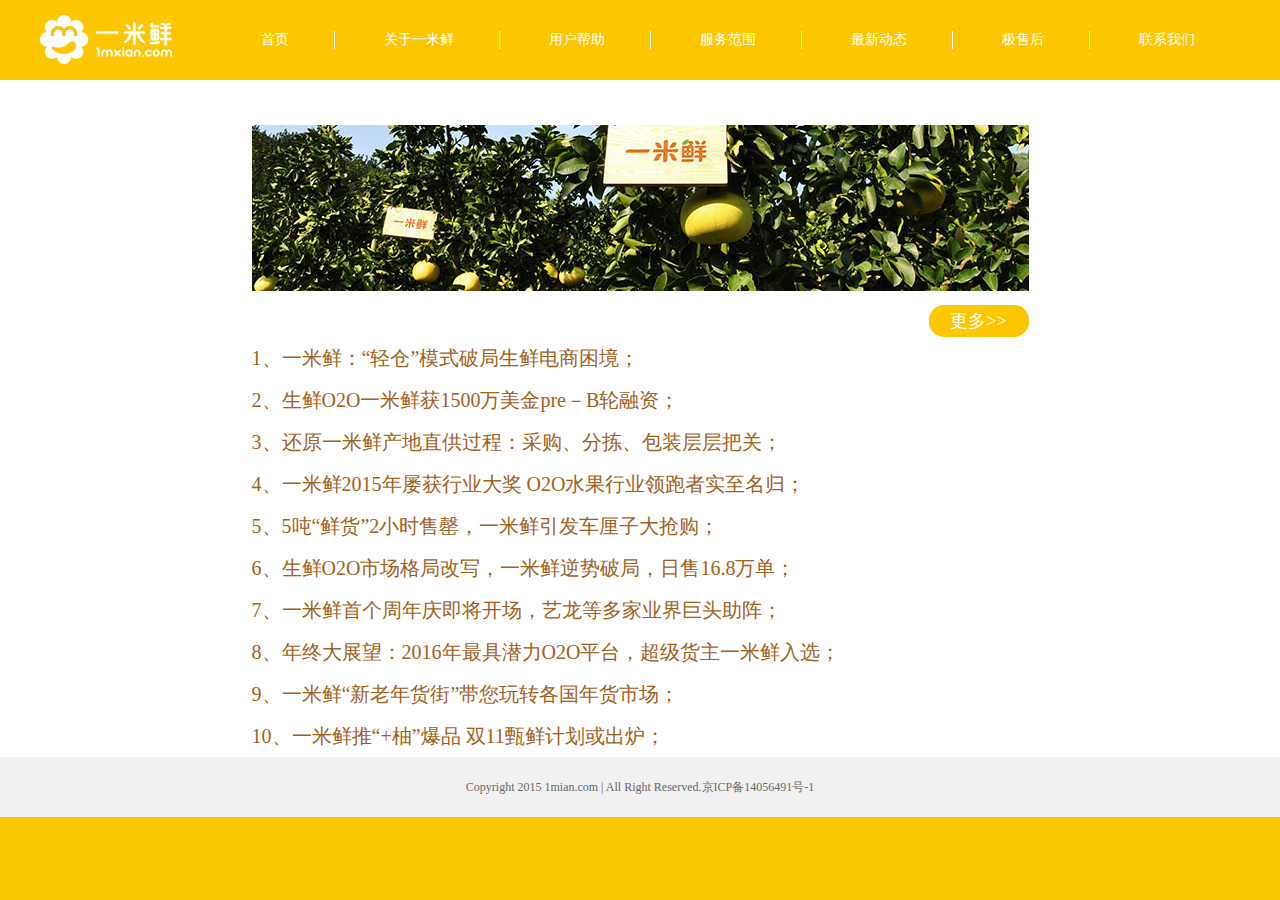
<file: content/news.html>
<!DOCTYPE html>
<html>
<head lang="en">
    <meta charset="UTF-8">
    <meta name="viewport" id="viewport" content="width=device-width,initial-scale=1.0, minimum-scale=1.0, maximum-scale=1.0, user-scalable=no">
    <meta name="format-detection" content="telephone=no">
    <link rel="stylesheet" href="../css/base.css"/>
    <link rel="stylesheet" href="../css/polesale.css"/>
    <link rel="stylesheet" href="../css/swiper-3.4.2.min.css"/>
    <link rel="stylesheet" href="../css/ui-dialog.css"/>

    <script src="../js/jquery.min.js"></script>
    <script src="../js/dialog-min.js"></script>
    <script src="../js/swiper-3.4.2.min.js"></script>
    <title>最新动态</title>
</head>
<body>
<header class="clearfloat bgfcc700">
    <div class="conWidth hg80 bgfcc700">
        <div class="logo fl pt15"><a href="../index.html"><img src="../img/logo.png"></a></div>
        <div class="iphone fr pr7 clfff lh50 posrel">
            <p class="lh50 iphone-updown" id="iphone-updown"><img src="../img/cd.png"></p>
        </div>
        <nav class="fr">
            <a href="../index.html">首页</a>
            <a href="aboutus.html">关于一米鲜</a>
            <a href="customerservice.html">用户帮助</a>
            <a href="deliveryarea.html">服务范围</a>
            <a href="javascript:;">最新动态</a>
            <a href="polepsale.html">极售后</a>
            <a><span id="add_our">联系我们</span></a>
        </nav>
    </div>
</header>
<div class="newscontent">
    <div class="newscontentcenter">
        <div class="swiper-container">
            <div class="swiper-wrapper">
                <div class="swiper-slide"><img src="../img/news_01.jpg"/></div>
                <div class="swiper-slide"><img src="../img/news_02.jpg"/></div>
            </div>
        </div>
        <div class="clearfloat"><a class="fr">更多&gt;&gt;</a></div>
        <ul>
            <li><a href="">1、一米鲜：“轻仓”模式破局生鲜电商困境；</a></li>
            <li><a href="">2、生鲜O2O一米鲜获1500万美金pre－B轮融资；</a></li>
            <li><a href="">3、还原一米鲜产地直供过程：采购、分拣、包装层层把关；</a></li>
            <li><a href="">4、一米鲜2015年屡获行业大奖 O2O水果行业领跑者实至名归；</a></li>
            <li><a href="">5、5吨“鲜货”2小时售罄，一米鲜引发车厘子大抢购；</a></li>
            <li><a href="">6、生鲜O2O市场格局改写，一米鲜逆势破局，日售16.8万单；</a></li>
            <li><a href="">7、一米鲜首个周年庆即将开场，艺龙等多家业界巨头助阵；</a></li>
            <li><a href="">8、年终大展望：2016年最具潜力O2O平台，超级货主一米鲜入选；</a></li>
            <li><a href="">9、一米鲜“新老年货街”带您玩转各国年货市场；</a></li>
            <li><a href="">10、一米鲜推“+柚”爆品 双11甄鲜计划或出炉；</a></li>
            <div class="show hide">
                <li><a href="">11、一天卖出700吨水果，C2B模式的一米鲜用高速流转避开冷链成本过高问题；</a></li>
                <li><a href="">12、一米鲜张旺波：O2O+C2B抓牢供应链掌控鲜食电商命脉；</a></li>
                <li><a href="">13、一米鲜9.19将举办新疆水果节 产地直达保新鲜；</a></li>
                <li><a href="">14、一米鲜焦岳:爱当客服的CEO如何打造以销定产的水果；</a></li>
                <li><a href="">15、一米鲜焦岳：四点谈透水果O2O如何做成爆款；</a></li>
                <li><a href="">16、赵县百岁梨树直供一米鲜 昔日贡品飞入百姓家；</a></li>
                <li><a href="">17、用户体验撬动粉丝经济 一米鲜总部首对用户开放；</a></li>
                <li><a href="">18、一米鲜联合创始人孙鹏：从恋爱开始的创业经；</a></li>
                <li><a href="">19、关注原产地水果产业 一米鲜爱心油桃一天售10吨；</a></li>
            </div>
        </ul>
    </div>
</div>
<div class="footer"><p>Copyright  2015 1mian.com | All Right Reserved.京ICP备14056491号-1</p></div>
</body>
<script>
    //轮播图
    var mySwiper = new Swiper(".swiper-container",{
        loop:true
    });
    //点击显示
    $(".newscontentcenter .fr").on("click",function(){
        if($(this).html() == "更多&gt;&gt;"){
            $(this).html("收起")
        }else{
            $(this).html("更多&gt;&gt;")
        }
        $(".show").slideToggle();
    });


    //弹框
    var w_width=$(window).width();
    $(document).ready(function(){
        //当屏幕大于768的时候 点击联系我们  显示剩余列表
        if(w_width >= 768){
            $("#add_our").click(function(){
                var d = dialog({
                    content: '<ul>' +
                    '<li><a href="contactus.html">联系我们</a></li>' +
                    '<li><a href="recruitment.html">加入我们</a></li>' +
                    '<li class="modify_pass"><a href="compare_group.html">企业团购</a></li>' +
                    '</ul>',
                    quickClose:true
                });
                d.show(document.getElementById("add_our"))
            })
        }else if(w_width < 768){             //当屏幕小于768的时候 点击图片显示列表
            $("#iphone-updown").click(function(){
                var d = dialog({
                    //要显示的内容
                    content: '<ul>' +
                    '<li><a href="../index.html">首页</a></li>' +
                    '<li><a href="aboutus.html">关于一米鲜</a></li>' +
                    '<li><a href="customerservice.html">用户帮助</a></li>' +
                    '<li><a href="deliveryarea.html">服务范围</a></li>' +
                    '<li><a href="javascript:;">最新动态</a></li>' +
                    '<li><a href="polepsale.html">极售后</a></li>' +
                    '<li><a href="contactus.html">联系我们</a></li>' +
                    '<li><a href="recruitment.html">加入我们</a></li>' +
                    '<li><a href="compare_group.html">企业团购</a></li>' +
                    '</ul>',
                    quickClose: true
                });
                d.show(document.getElementById("iphone-updown"))
            })
        }
    });
</script>

</html>
</file>
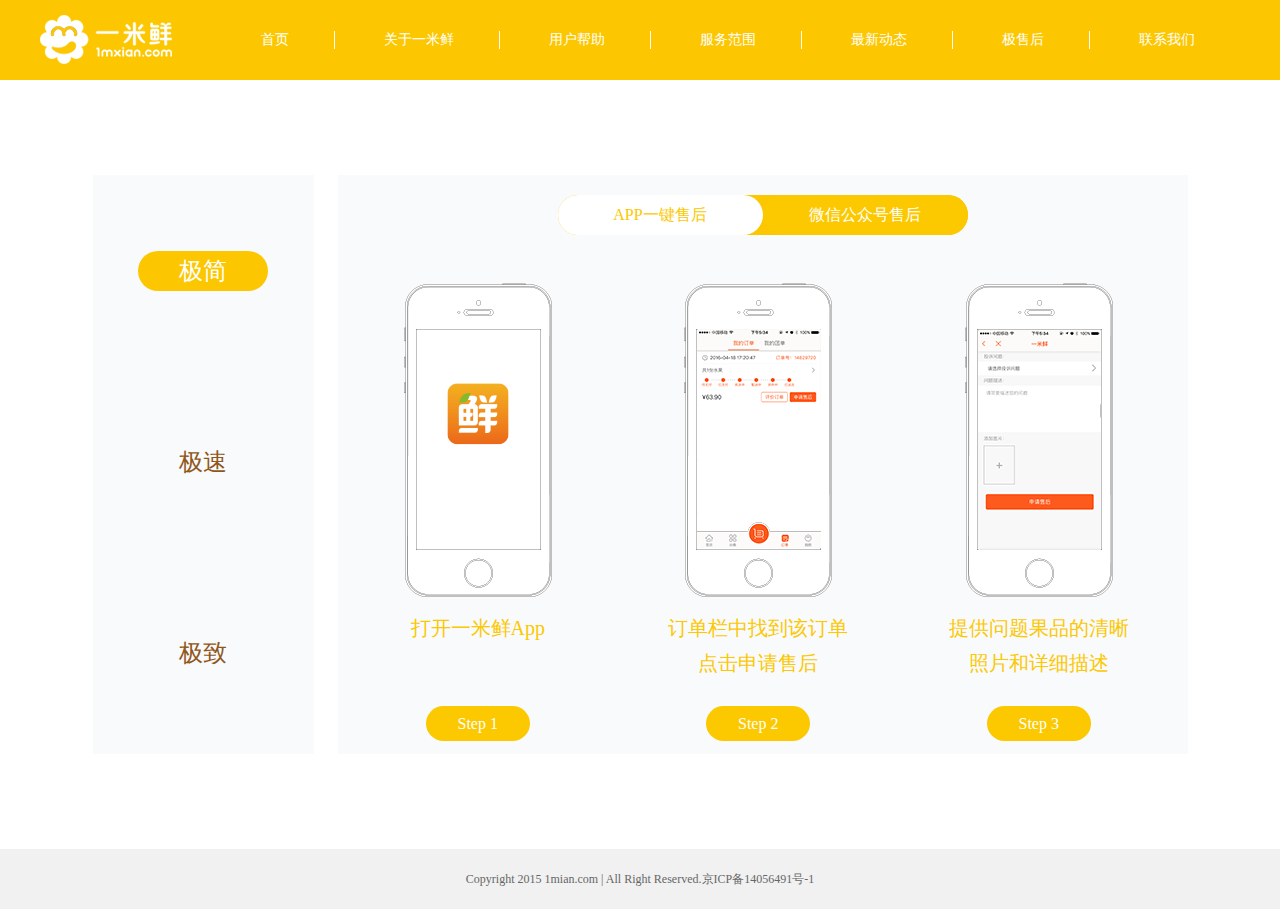
<file: content/polepsale.html>
<!DOCTYPE html>
<html>
<head lang="en">
    <meta charset="UTF-8">
    <meta name="viewport" id="viewport" content="width=device-width,initial-scale=1.0, minimum-scale=1.0, maximum-scale=1.0, user-scalable=no">
    <meta name="format-detection" content="telephone=no">
    <link rel="stylesheet" href="../css/base.css"/>
    <link rel="stylesheet" href="../css/polesale.css"/>
    <link rel="stylesheet" href="../css/ui-dialog.css"/>
    <script src="../js/jquery.min.js"></script>
    <script src="../js/dialog-min.js"></script>
    <title>极售后</title>
</head>
<body>
<header class="clearfloat bgfcc700">
    <div class="conWidth hg80 bgfcc700">
        <div class="logo fl pt15"><a href="../index.html"><img src="../img/logo.png"></a></div>
        <div class="iphone fr pr7 clfff lh50 posrel">
            <p class="lh50 iphone-updown" id="iphone-updown"><img src="../img/cd.png"></p>
        </div>
        <nav class="fr">
            <a href="../index.html">首页</a>
            <a href="aboutus.html">关于一米鲜</a>
            <a href="customerservice.html">用户帮助</a>
            <a href="deliveryarea.html">服务范围</a>
            <a href="news.html">最新动态</a>
            <a href="">极售后</a>
            <a><span id="add_our">联系我们</span></a>
        </nav>
    </div>
</header>
<div class="polesale bgfff">
    <div class="clearfloat polesalecontent">
        <div class="fl bgf9fafc">
            <ul>
                <li class="active"><span>极简</span></li>
                <li><span>极速</span></li>
                <li><span>极致</span></li>
            </ul>
        </div>
        <div class="fr bgf9fafc">
            <div class="one polesalertabcont">
                <div class="pole_tab clearfloat">
                    <div class="active">APP一键售后</div>
                    <div>微信公众号售后</div>
                </div>
                <div class="pole_tabcontent">
                    <ul class="clearfloat">
                        <li>
                            <img src="../img/appstep1.png">
                            <p>打开一米鲜App</p>
                            <span>Step 1</span>
                        </li>
                        <li>
                            <img src="../img/appstep2.png">
                            <p>订单栏中找到该订单<br>点击申请售后</p>
                            <span>Step 2</span>
                        </li>
                        <li>
                            <img src="../img/appstep3.png">
                            <p>提供问题果品的清晰<br>照片和详细描述</p>
                            <span>Step 3</span>
                        </li>
                    </ul>
                </div>
                <div class="pole_tabcontent hide">
                    <ul>
                        <li>
                            <img src="../img/weistep1.png">
                            <p>打开微信搜索一米鲜公众号<br>客服人工服务：10:00-19:00</p>
                            <span>Step 1</span>
                        </li>
                        <li>
                            <img src="../img/weistep2.png">
                            <p>提供问题果品的清晰<br>照片和详细描述</p>
                            <span>Step 2</span>
                        </li>
                    </ul>
                </div>
            </div>
            <div class="polesalertabcont two hide">
                <div class="pole_tab clearfloat">
                    <div class="active">24小时极速解决</div>
                    <div>60分钟极速退款</div>
                </div>
                <div class="pole_tabcontent">
                    <img src="../img/24.png" class="mt39 mb70">
                    <p>周一至周六通过一米鲜APP中申请的售后问题，客服<br>人员会在24小时之内电话联系尽快为您解决</p>
                </div>
                <div class="pole_tabcontent hide">
                    <img src="../img/60.png" class="mt39 mb70">
                    <p>每日11:00-17:00您在一米鲜APP中申请的因水果质量问题的退款，客服人员会在60分钟<br>内进行审核确认，您可以点击一米鲜APP最下方“我的”在账户余额中进行查询。<br>退到支付宝或微信账户中的退款会在审核确认后的5至7个工作日内到账。</p>
                </div>
            </div>
            <div class="polesalertabcont three hide">
                <div class="pole_tab clearfloat">
                    <div class="active">48小时内质保服务</div>
                    <div>电话/微信/App全通道</div>
                </div>
                <div class="pole_tabcontent">
                    <img src="../img/zhi.png" class="mt39 mb70">
                    <p>耐储存水果提供到货48小时售后质保，其他部分水果质保<br>期详见APP介绍详情页面，建议您当面验收并尽快享用</p>
                </div>
                <div class="pole_tabcontent hide">
                    <img src="../img/weixin.png" class="mt39 mb70">
                    <p>您可以通过一米鲜微信公众号、APP一键申请售后及一米鲜客服<br>热线：4006-917-957、这三种方式获取售前、售中、售后服务</p>
                </div>
            </div>
        </div>
    </div>
</div>
<div class="footer"><p>Copyright  2015 1mian.com | All Right Reserved.京ICP备14056491号-1</p></div>
</body>
<script>
    var w_width=$(window).width();
    $(document).ready(function(){
        //当屏幕大于768的时候 点击联系我们  显示剩余列表
        if(w_width >= 768){
            $("#add_our").click(function(){
                var d = dialog({
                    content: '<ul>' +
                    '<li><a href="contactus.html">联系我们</a></li>' +
                    '<li><a href="recruitment.html">加入我们</a></li>' +
                    '<li class="modify_pass"><a href="compare_group.html">企业团购</a></li>' +
                    '</ul>',
                    quickClose:true
                });
                d.show(document.getElementById("add_our"))
            })
        }else if(w_width < 768){             //当屏幕小于768的时候 点击图片显示列表
            $("#iphone-updown").click(function(){
                var d = dialog({
                    //要显示的内容
                    content: '<ul>' +
                    '<li><a href="../index.html">首页</a></li>' +
                    '<li><a href="aboutus.html">关于一米鲜</a></li>' +
                    '<li><a href="customerservice.html">用户帮助</a></li>' +
                    '<li><a href="deliveryarea.html">服务范围</a></li>' +
                    '<li><a href="news.html">最新动态</a></li>' +
                    '<li><a href="javascript:;">极售后</a></li>' +
                    '<li><a href="contactus.html">联系我们</a></li>' +
                    '<li><a href="recruitment.html">加入我们</a></li>' +
                    '<li><a href="compare_group.html">企业团购</a></li>' +
                    '</ul>',
                    quickClose: true
                });
                d.show(document.getElementById("iphone-updown"))
            })
        }
        $(".polesalecontent .fl ul li").click(function(){
            var index = $(this).index();
            $(".polesalecontent ul li").removeClass("active");
            $(this).addClass("active");
            $(".polesalertabcont").hide();
            $(".polesalertabcont").eq(index).fadeIn()

        });
        $(".pole_tab div").click(function(){
            var index = $(this).index();
            $(this).parent().find("div").removeClass("active");
            $(this).addClass("active");
            $(this).parent().siblings('.pole_tabcontent').hide();
            $(this).parent().siblings('.pole_tabcontent').eq(index).fadeIn();
        })
    });
</script>
</html>
</file>
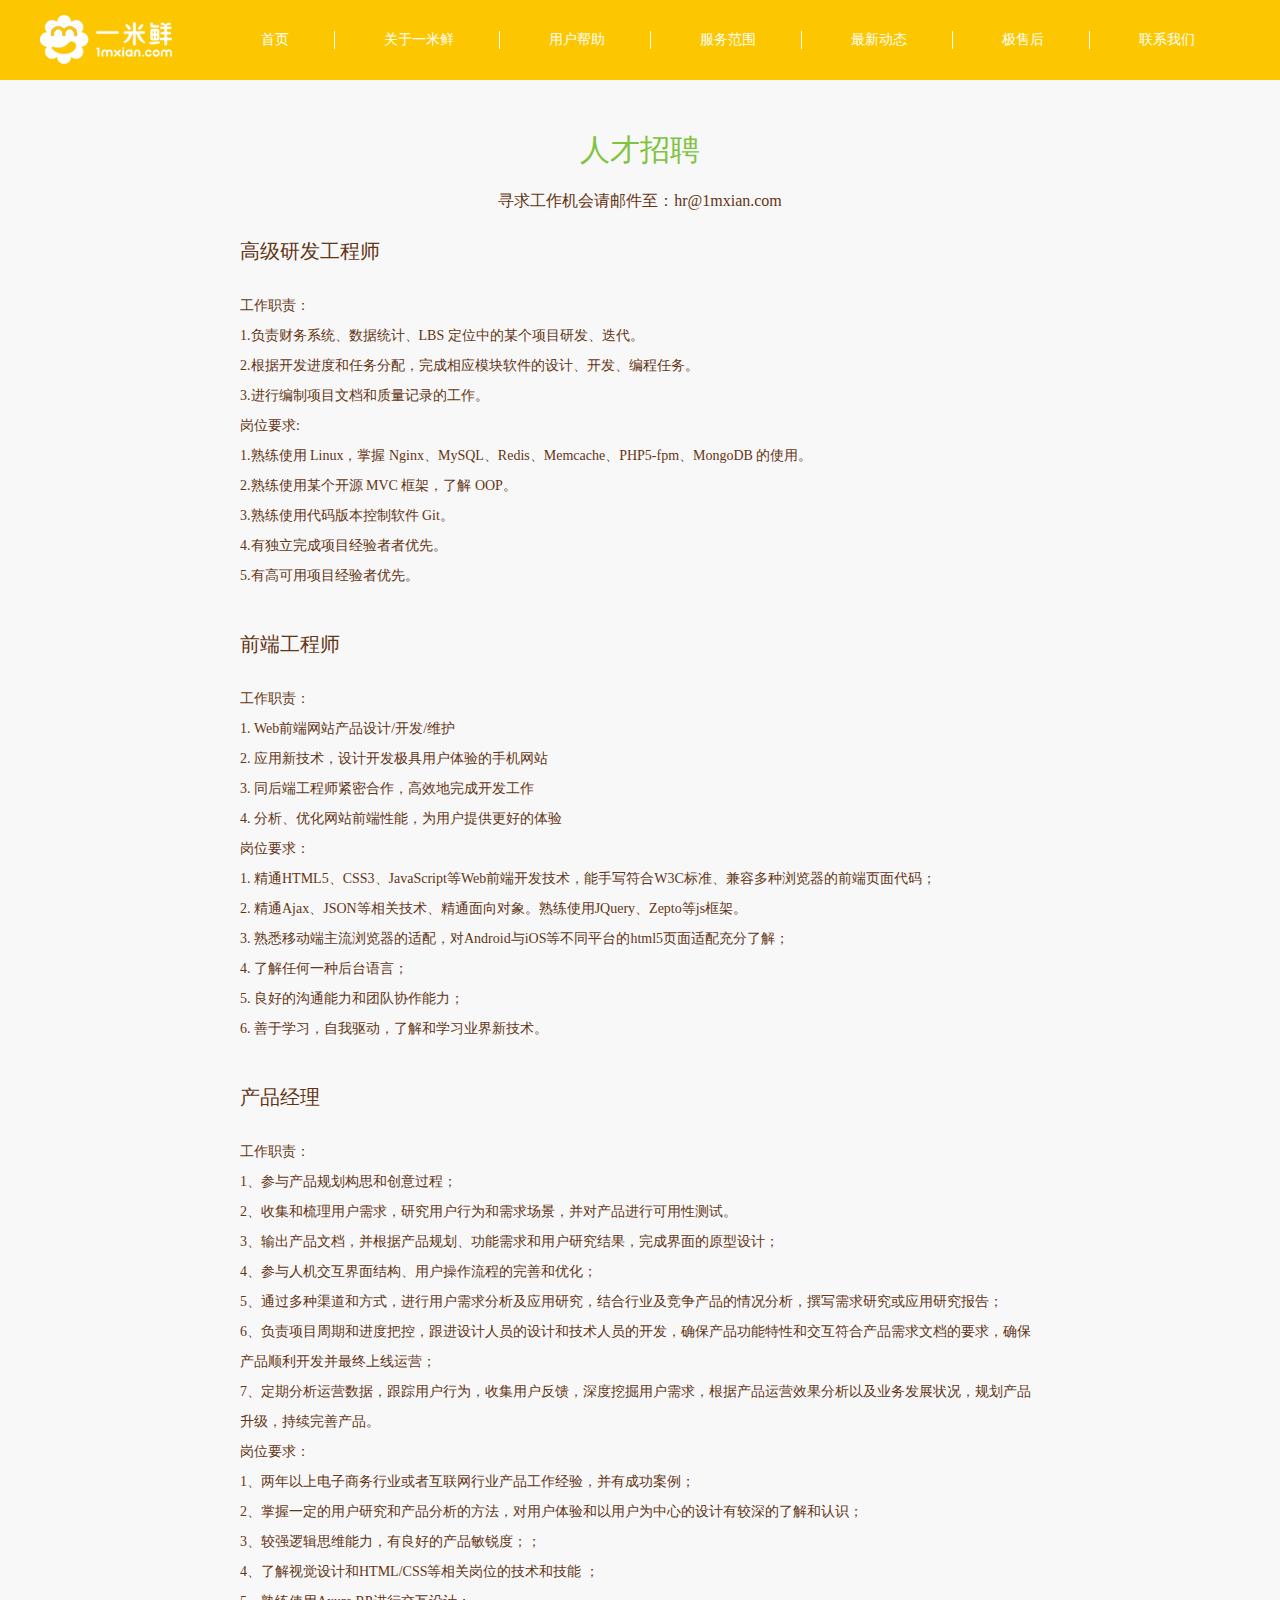
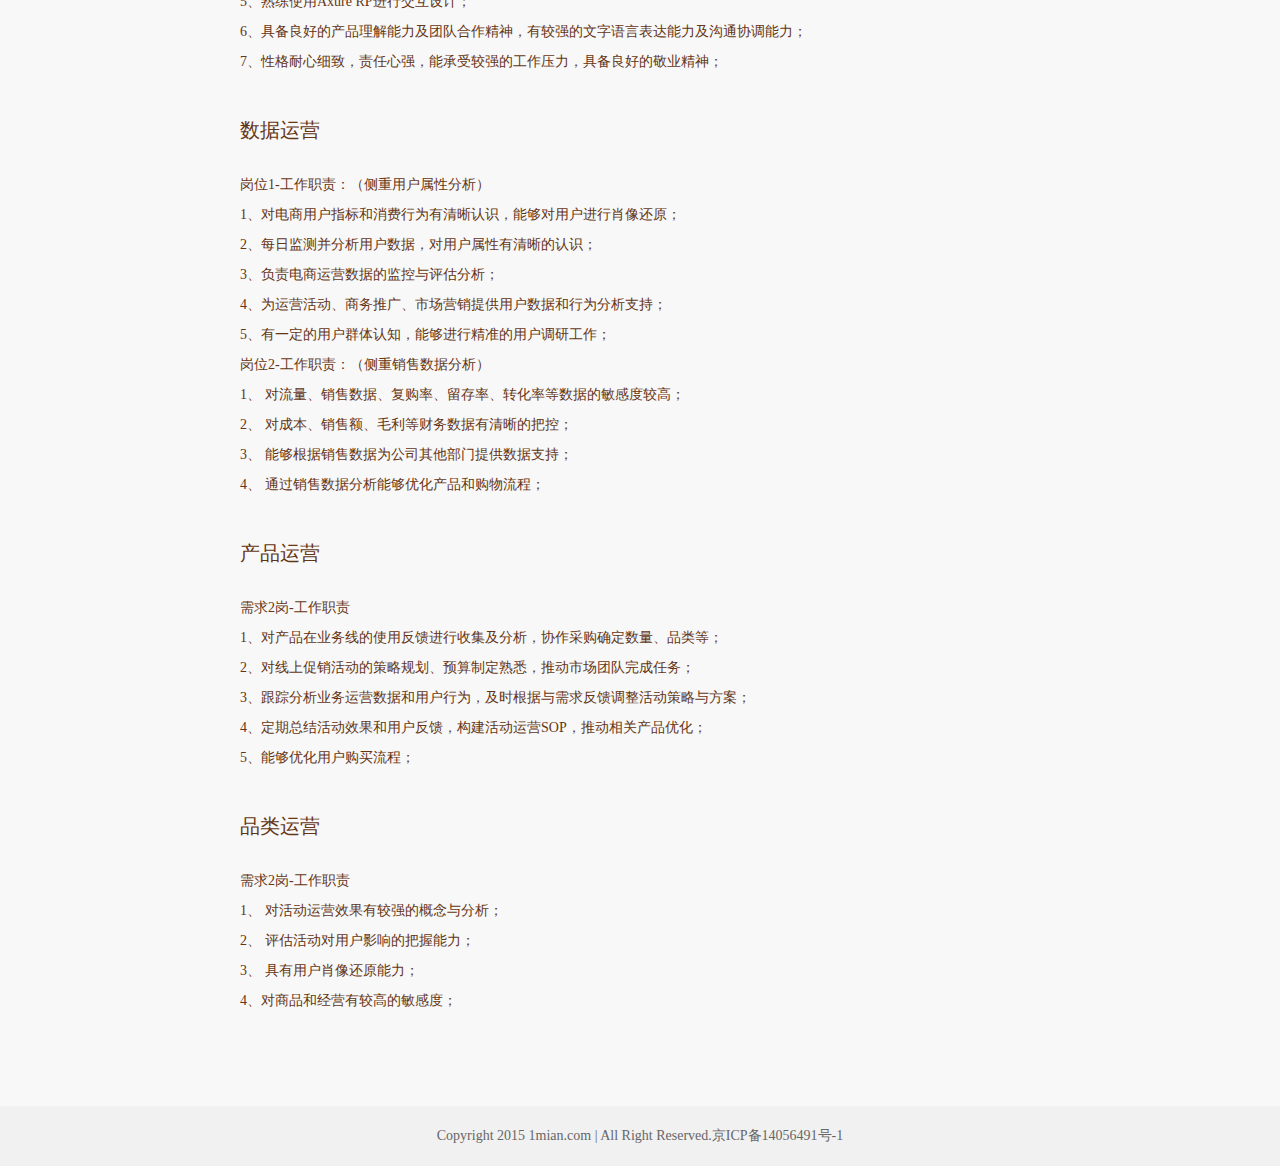
<file: content/recruitment.html>
<!DOCTYPE html>
<html>
<head lang="en">
    <meta charset="UTF-8">
    <meta name="viewport" id="viewport" content="width=device-width,initial-scale=1.0, minimum-scale=1.0, maximum-scale=1.0, user-scalable=no">
    <meta name="format-detection" content="telephone=no">
    <link rel="stylesheet" href="../css/base.css"/>
    <link rel="stylesheet" href="../css/area.css"/>
    <link rel="stylesheet" href="../css/ui-dialog.css"/>
    <script src="../js/jquery.min.js"></script>
    <script src="../js/dialog-min.js"></script>
    <title>加入我们</title>
</head>
<body>
<header class="clearfloat bgfcc700">
    <div class="conWidth hg80 bgfcc700">
        <div class="logo fl pt15"><a href="../index.html"><img src="../img/logo.png"></a></div>
        <div class="iphone fr pr7 clfff lh50 posrel">
            <p class="lh50 iphone-updown" id="iphone-updown"><img src="../img/cd.png"></p>
        </div>
        <nav class="fr">
            <a href="../index.html">首页</a>
            <a href="aboutus.html">关于一米鲜</a>
            <a href="customerservice.html">用户帮助</a>
            <a href="deliveryarea.html">服务范围</a>
            <a href="news.html">最新动态</a>
            <a href="polepsale.html">极售后</a>
            <a><span id="add_our">联系我们</span></a>
        </nav>
    </div>
</header>
<div class="service-center">
    <div class="container">
        <h1>人才招聘</h1>
        <div class="service-center-content">
            <h3>寻求工作机会请邮件至：hr@1mxian.com</h3>
            <h2 style="text-align:left">高级研发工程师</h2>
            <p style="text-align:left">

                工作职责：<br>
                1.负责财务系统、数据统计、LBS 定位中的某个项目研发、迭代。<br>
                2.根据开发进度和任务分配，完成相应模块软件的设计、开发、编程任务。<br>
                3.进行编制项目文档和质量记录的工作。<br>
                岗位要求:<br>
                1.熟练使用 Linux，掌握 Nginx、MySQL、Redis、Memcache、PHP5-fpm、MongoDB 的使用。<br>
                2.熟练使用某个开源 MVC 框架，了解 OOP。<br>
                3.熟练使用代码版本控制软件 Git。<br>
                4.有独立完成项目经验者者优先。<br>
                5.有高可用项目经验者优先。
            </p>
            <h2 style="text-align:left">前端工程师</h2>
            <p style="text-align:left">
                工作职责：<br>
                1. Web前端网站产品设计/开发/维护 <br>
                2. 应用新技术，设计开发极具用户体验的手机网站 <br>
                3. 同后端工程师紧密合作，高效地完成开发工作 <br>
                4. 分析、优化网站前端性能，为用户提供更好的体验<br>
                岗位要求：<br>
                1. 精通HTML5、CSS3、JavaScript等Web前端开发技术，能手写符合W3C标准、兼容多种浏览器的前端页面代码；<br>
                2. 精通Ajax、JSON等相关技术、精通面向对象。熟练使用JQuery、Zepto等js框架。<br>
                3. 熟悉移动端主流浏览器的适配，对Android与iOS等不同平台的html5页面适配充分了解；<br>
                4. 了解任何一种后台语言；<br>
                5. 良好的沟通能力和团队协作能力；<br>
                6. 善于学习，自我驱动，了解和学习业界新技术。
            </p>
            <h2 style="text-align:left">产品经理</h2>
            <p style="text-align:left">
                工作职责：<br>
                1、参与产品规划构思和创意过程；<br>
                2、收集和梳理用户需求，研究用户行为和需求场景，并对产品进行可用性测试。<br>
                3、输出产品文档，并根据产品规划、功能需求和用户研究结果，完成界面的原型设计；<br>
                4、参与人机交互界面结构、用户操作流程的完善和优化；<br>
                5、通过多种渠道和方式，进行用户需求分析及应用研究，结合行业及竞争产品的情况分析，撰写需求研究或应用研究报告；<br>
                6、负责项目周期和进度把控，跟进设计人员的设计和技术人员的开发，确保产品功能特性和交互符合产品需求文档的要求，确保产品顺利开发并最终上线运营；<br>
                7、定期分析运营数据，跟踪用户行为，收集用户反馈，深度挖掘用户需求，根据产品运营效果分析以及业务发展状况，规划产品升级，持续完善产品。<br>
                岗位要求：<br>
                1、两年以上电子商务行业或者互联网行业产品工作经验，并有成功案例；<br>
                2、掌握一定的用户研究和产品分析的方法，对用户体验和以用户为中心的设计有较深的了解和认识；<br>
                3、较强逻辑思维能力，有良好的产品敏锐度；；<br>
                4、了解视觉设计和HTML/CSS等相关岗位的技术和技能 ；<br>
                5、熟练使用Axure RP进行交互设计；<br>
                6、具备良好的产品理解能力及团队合作精神，有较强的文字语言表达能力及沟通协调能力；<br>
                7、性格耐心细致，责任心强，能承受较强的工作压力，具备良好的敬业精神；
            </p>
            <h2 style="text-align:left">数据运营</h2>
            <p style="text-align:left">
                岗位1-工作职责：（侧重用户属性分析）<br>
                1、对电商用户指标和消费行为有清晰认识，能够对用户进行肖像还原；<br>
                2、每日监测并分析用户数据，对用户属性有清晰的认识；<br>
                3、负责电商运营数据的监控与评估分析；<br>
                4、为运营活动、商务推广、市场营销提供用户数据和行为分析支持；<br>
                5、有一定的用户群体认知，能够进行精准的用户调研工作；<br>
                岗位2-工作职责：（侧重销售数据分析）<br>
                1、  对流量、销售数据、复购率、留存率、转化率等数据的敏感度较高；<br>
                2、  对成本、销售额、毛利等财务数据有清晰的把控；<br>
                3、  能够根据销售数据为公司其他部门提供数据支持；<br>
                4、  通过销售数据分析能够优化产品和购物流程；
            </p>
            <h2 style="text-align:left">产品运营</h2>
            <p style="text-align:left">
                需求2岗-工作职责<br>
                1、对产品在业务线的使用反馈进行收集及分析，协作采购确定数量、品类等；<br>
                2、对线上促销活动的策略规划、预算制定熟悉，推动市场团队完成任务；<br>
                3、跟踪分析业务运营数据和用户行为，及时根据与需求反馈调整活动策略与方案；<br>
                4、定期总结活动效果和用户反馈，构建活动运营SOP，推动相关产品优化；<br>
                5、能够优化用户购买流程；
            </p>
            <h2 style="text-align:left">品类运营</h2>
            <p style="text-align:left">
                需求2岗-工作职责<br>
                1、 对活动运营效果有较强的概念与分析；<br>
                2、 评估活动对用户影响的把握能力；<br>
                3、 具有用户肖像还原能力；<br>
                4、对商品和经营有较高的敏感度；
            </p>
        </div>
    </div>
</div>
<div class="footer"><p>Copyright  2015 1mian.com | All Right Reserved.京ICP备14056491号-1</p></div>

</body>
<script>
    var w_width=$(window).width();
    $(document).ready(function(){
        //当屏幕大于768的时候 点击联系我们  显示剩余列表
        if(w_width >= 768){
            $("#add_our").click(function(){
                var d = dialog({
                    content: '<ul>' +
                    '<li><a href="contactus.html">联系我们</a></li>' +
                    '<li><a href="recruitment.html">加入我们</a></li>' +
                    '<li class="modify_pass"><a href="compare_group.html">企业团购</a></li>' +
                    '</ul>',
                    quickClose:true
                });
                d.show(document.getElementById("add_our"))
            })
        }else if(w_width < 768){             //当屏幕小于768的时候 点击图片显示列表
            $("#iphone-updown").click(function(){
                var d = dialog({
                    //要显示的内容
                    content: '<ul>' +
                    '<li><a href="../index.html">首页</a></li>' +
                    '<li><a href="aboutus.html">关于一米鲜</a></li>' +
                    '<li><a href="customerservice.html">用户帮助</a></li>' +
                    '<li><a href="deliveryarea.html">服务范围</a></li>' +
                    '<li><a href="news.html">最新动态</a></li>' +
                    '<li><a href="polepsale.html">极售后</a></li>' +
                    '<li><a href="contactus.html">联系我们</a></li>' +
                    '<li><a href="javascript:;">加入我们</a></li>' +
                    '<li><a href="compare_group.html">企业团购</a></li>' +
                    '</ul>',
                    quickClose: true
                });
                d.show(document.getElementById("iphone-updown"))
            })
        }
    });

</script>

</html>
</file>
<file: css/base.css>
body, h1, h2, h3, h4, h5, h6, p, ul, ol, form {
  margin: 0;
  word-break: break-all;
}

body {
  font-family: "Microsoft YaHei";
  font-size: 100%;
  margin: 0px auto;
  overflow-x: hidden;
}

img {
  border: 0px solid;
  padding: 0px;
  margin: 0px;
}

input, textarea, select {
  font-size: 100%;
  font-family: arial;
  font-family: inherit;
}

h4, h5, h6 {
  font-size: 1em;
}

ul, ol {
  padding-left: 0;
  list-style-type: none;
}

a img {
  border: 0;
  text-decoration: none;
}

a {
  color: #000;
  text-decoration: none;
}

a:visited {
  color: #000;
  text-decoration: none;
}

.clearfloat:after {
  display: block;
  clear: both;
  content: "";
  visibility: hidden;
  height: 0;
}

.fl {
  float: left;
}

.fr {
  float: right;
}
.malr10{
  margin: 10% 0;
}
.conWidth {
  width: 1200px;
  margin: 0 auto;
}

.bgfcc700 {
  background: #fcc700;
}

.bg787b70 {
  background: #787b70;
}

.bg91ad0d {
  background: #91ad0d;
}

.bg769d9c {
  background: #769d9c;
}

.bgce8457 {
  background: #ce8457;
}

.bga38a83 {
  background: #a38a83;
}

.hg87 {
  height: 87px;
}

.hg80 {
  height: 80px;
}

.posrel {
  position: relative;
}

.clfff {
  color: #fff;
}

.lh50 {
  line-height: 50px;
}

.lh80 {
  line-height: 80px;
}

.pl7 {
  padding-left: 7px;
}

.pl73 {
  padding-left: 73px;
}

.pr7 {
  padding-right: 7px;
}

.pr75 {
  padding-right: 75px;
}

.pt38 {
  padding-top: 38px;
}

.pt50 {
  padding-top: 50px;
}

.pt93 {
  padding-top: 93px;
}

.pt15 {
  padding-top: 15px;
}

.pt178 {
  padding-top: 178px;
}

.pt200 {
  padding-top: 200px;
}

.pt205 {
  padding-top: 205px;
}

.pt208 {
  padding-top: 208px;
}

.pt211 {
  padding-top: 211px;
}

.pb30 {
  padding-bottom: 30px;
}

.pb211 {
  padding-bottom: 211px;
}

.mb26 {
  margin-bottom: 26px;
}

.mb77 {
  margin-bottom: 77px;
}

.mb80 {
  margin-bottom: 80px;
}

.mb107 {
  margin-bottom: 107px;
}

.tc {
  text-align: center;
}

.hide {
  display: none;
}

dl {
  margin: 0;
}

nav {
  color: #fff;
  padding-top: 30px;
}

nav a {
  padding: 0 45px;
  font-size: 14px;
  color: #fff;
  display: inline-block;
  line-height: 18px;
  border-right: 1px solid #fff;
}

nav a:visited {
  color: #fff;
}

nav a:nth-last-child(1) {
  border: none;
}

.iphone {
  display: none;
}

.pc {
  display: block;
}

.footer {
  position: absolute;
  width: 100%;
  left: 0px;
  background: #f1f1f1;
  font-size: 12px;
  text-align: center;
}

.footer p {
  padding: 0;
  line-height: 60px;
  color: #666;
}

@media screen and (max-width: 768px) {
  .conWidth {
    width: 100%;
    min-width: 320px;
  }

  nav {
    position: absolute;
    width: 100%;
    background: rgba(0, 0, 0, 0.5);
    z-index: 10;
    float: none;
    top: 50px;
    padding: 10px 0;
    display: none;
  }

  nav a {
    /*border: none;*/
    border: 1px solid red;
    width: 45%;
    text-align: center;
    padding: 0;
    line-height: 30px;
  }

  .iphone {
    display: block;
  }

  .pc {
    display: none;
  }

  .logo {
    zoom: 0.6;
    margin-left: 10px;
  }

  header .conWidth {
    height: 40px;
  }

  p.iphone-updown {
    line-height: 40px;
    padding: 10px 0 0 0;
  }

  .footer p {
    line-height: 30px;
    width: 80%;
    margin-left: 10%;
  }
}
@media screen and (min-width: 768px) and(max-width: 1200px){
  nav a {
    border: 1px solid red;
    /*width: 45%;*/
    /*text-align: center;*/
    /*padding: 0;*/
    /*line-height: 30px;*/
  }
}
@media screen and (min-width: 500px) and (max-width:768px) {
  .footer p {
    line-height: 60px;
    width: 100%;
    margin: 0;
  }
}
.ui-dialog-grid .ui-dialog-body {
  padding: 10px 20px;
}

.ui-dialog-content ul {
  list-style: none;
  margin: 0;
  padding: 0;
}

.ui-dialog-content ul li {
  line-height: 35px;
  text-align: center;
}

.ui-dialog-content ul a {
  text-decoration: none;
  font-family: 'Microsoft YaHei';
  font-size: 16px;
  color: #333;
}

.ui-dialog-content ul a:hover {
  color: #f00;
}

#iphone-updown, #add_our {
  cursor: pointer;
}

.ui-dialog-body {
  width: 100px;
}

/*# sourceMappingURL=base.css.map */
</file>
<file: css/index.css>
.banner aside dt {
    position: absolute;
    left: 0;
    top: 0;
}

.banner aside dt p {
    width: 246px;
    height: 61px;
    line-height: 61px;
    background: #fff;
    color: #7fc241;
    text-align: center;
    border-radius: 30px;
    cursor: pointer;
}

.banner aside dt p:nth-child(1) {
    background: #7fc241;
    color: #fff;
}

.banner aside dd {
    padding: 3px 0 0 326px;
}

@media screen and (min-width: 640px) {
    .section {
        -webkit-box-shadow: 1px -53px 100px rgba(0, 0, 0, .36);
        box-shadow: 1px -53px 100px rgba(0, 0, 0, .36);
        -moz-box-shadow: 1px -53px 100px rgba(0, 0, 0, .36);
        -o-box-shadow: 1px -53px 100px rgba(0, 0, 0, .36);
        min-width: 1200px;
    }
}

.section-article-one dl {
    width: 397px;
    float: left;
}

.section-article-one dl:nth-child(1), .section-article-one dl:nth-child(2) {
    margin-right: 4px;
}

.section-article-one dl span {
    display: inline-block;
    width: 131px;
    height: 41px;
    position: absolute;
    bottom: -21px;
    left: 33%;
    line-height: 41px;
    font-size: 24px;
    color: #fff;
    border-radius: 20px;
    background: -webkit-linear-gradient(top, #94b92e 54%, #a3cb33 54%);
    background: -o-linear-gradient(top, #94b92e 54%, #a3cb33 54%);
    background: -ms-linear-gradient(top, #94b92e 54%, #a3cb33 54%);
    background: -moz-linear-gradient(top, #94b92e 54%, #a3cb33 54%);
}

.section-article-one dl:nth-child(2) span {
    background: -webkit-linear-gradient(top, #edbb00 54%, #fcc700 54%);
    background: -o-linear-gradient(top, #edbb00 54%, #fcc700 54%);
    background: -ms-linear-gradient(top, #edbb00 54%, #fcc700 54%);
    background: -moz-linear-gradient(top, #edbb00 54%, #fcc700 54%);
}

.section-article-one dl:nth-child(3) span {
    background: -webkit-linear-gradient(top, #8f571a 54%, #9f611d 54%);
    background: -o-linear-gradient(top, #8f571a 54%, #9f611d 54%);
    background: -ms-linear-gradient(top, #8f571a 54%, #9f611d 54%);
    background: -moz-linear-gradient(top, #8f571a 54%, #9f611d 54%);
}

.section-article-one dd {
    margin: 31px 0 0 0;
    line-height: 28px;
    font-size: 16px;
    color: #a3cb33;
}

.section-article-one dl:nth-child(2) dd {
    margin-top: 31px;
    line-height: 28px;
    font-size: 16px;
    color: #fcc700;
}

.section-article-one dl:nth-child(3) dd {
    margin-top: 31px;
    line-height: 28px;
    font-size: 16px;
    color: #9f611d;
}

.box-shadow {
    -webkit-box-shadow: 0px 12px 18px rgba(0, 0, 0, .36);
    box-shadow: 0px 12px 18px rgba(0, 0, 0, .36);
    -moz-box-shadow: 0px 12px 18px rgba(0, 0, 0, .36);
    -o-box-shadow: 0px 12px 18px rgba(0, 0, 0, .36);
}

.article-aside {
    width: 1200px;
    height: 650px;
    overflow: hidden;
}

.article-aside dl {
    height: 650px;
}

.article-aside dl dt {
    position: absolute;
    left: 0;
    top: 0;
    width: 480px;
    height: 650px;
}

.article-aside dl dt img {
    width: 100%;
}

.article-aside dl dd {
    padding-left: 570px;
}

.article-aside dl dd img {
    margin-left: -80px;
}

.tabs {
    height: 80px;
    position: absolute;
    left: 0;
    bottom: 0;
    width: 100%;
}

.tabs ul li {
    width: 240px;
    outline: none;
    height: 80px;
    line-height: 80px;
    float: left;
    font-size: 24px;
    color: #fff;
    background: rgba(0, 0, 0, 0.4);
    cursor: pointer;
    -webkit-user-select: none;
    -moz-user-select: none;
    -ms-user-select: none;
    user-select: none;
}

.tabs ul li.active {
    background: #000;
}

@media screen and (max-width: 768px) {
    .conWidth {
        width: 100%;
        min-width: 320px;
    }

    .morebox {
        display: none;
        position: absolute;
        right: 0;
        top: 88px;
        background: rgba(0, 0, 0, 0.6);
        border: 1px solid #b1b1b1;
        border-radius: 3px;
        width: 100px;
    }

    .more_jiao {
        position: absolute;
        right: 17px;
        top: -8px;
        width: 12px;
        height: 8px;
    }

    .teachermore dt i {
        margin: 14px 10px;
        float: left
    }

    .teachermore a {
        padding: 0;
        font-size: 14px;
        text-align: center;
        color: #fff;
        display: block;
    }

    .section, section {
        width: 100%;
    }

    .banner aside {
        width: 236px;
        position: absolute;
        left: 50%;
        margin-left: -115px;
        outline: none;
    }

    .banner .conWidth {
        min-height: 315px;
    }

    .section-article-two .box-shadow img {
        width: 100%;
    }

    .tabs {
        height: 40px;
    }

    .tabs ul li {
        width: 20%;
        line-height: 40px;
        height: 40px;
        font-size: 12px;
    }

    .article-aside {
        width: 100%;
        height: auto;
    }

    .w50 {
        width: 50%;
    }

    .w100 {
        width: 100%;
    }

    .pt50 {
        padding-top: 10px;
    }

    /*.pt178 {*/
        /*padding-top: 88px;*/
    /*}*/

    .pt211, .pt205 {
        padding-top: 50px;
    }

    .pb211 {
        padding-bottom: 50px;
    }

    .pr75 {
        padding-right: 0px;
    }

    .mb107 {
        margin-bottom: 25px;
    }

    .mb77, .mb80 {
        margin-bottom: 33px;
    }

    .banner aside dt {
        position: relative;
        width: 264px;
        left: 50%;
        margin-left: -132px;
    }

    .banner aside dd {
        text-align: center;
        padding: 25px 0 0 0;
    }

    .banner .conWidth {
        position: relative;
    }

    .hg87 {
        height: 44px;
    }

    .pt38 {
        padding-top: 20px;
    }

    .pt178 {
        padding-top: 25px;
    }

    .mb26 {
        margin: 0px auto 23px auto;
    }

    .banner aside dt p:nth-child(2) {
        margin: auto;
    }

    .banner aside dd {
        display: none;
    }

    table {
        border-spacing: 0;
    }

    .section-article-one dd {
        display: none;
    }
}
</file>
<file: css/ui-dialog.css>
/*!
 * ui-dialog.css
 * Date: 2014-07-03
 * https://github.com/aui/artDialog
 * (c) 2009-2014 TangBin, http://www.planeArt.cn
 *
 * This is licensed under the GNU LGPL, version 2.1 or later.
 * For details, see: http://www.gnu.org/licenses/lgpl-2.1.html
 */
.ui-dialog {
    *zoom:1;
    _float: left;
    position: relative;
    background-color: #FFF;
    border: 1px solid #999;
    border-radius: 6px;
    outline: 0;
    background-clip: padding-box;
    font-family: Helvetica, arial, sans-serif;
    font-size: 14px;
    line-height: 1.428571429;
    color: #333;
    opacity: 0;
    -webkit-transform: scale(0);
    transform: scale(0);
    -webkit-transition: -webkit-transform .15s ease-in-out, opacity .15s ease-in-out;
    transition: transform .15s ease-in-out, opacity .15s ease-in-out;
}
.ui-popup-show .ui-dialog {
    opacity: 1;
    -webkit-transform: scale(1);
    transform: scale(1);
}
.ui-popup-focus .ui-dialog {
    box-shadow: 0 0 8px rgba(0, 0, 0, 0.1);
}
.ui-popup-modal .ui-dialog {
    box-shadow: 0 0 8px rgba(0, 0, 0, 0.1), 0 0 256px rgba(255, 255, 255, .3);
}
.ui-dialog-grid {
    width: auto;
    margin: 0;
    border: 0 none;
    border-collapse:collapse;
    border-spacing: 0;
    background: transparent;
}
.ui-dialog-header,
.ui-dialog-body,
.ui-dialog-footer {
    padding: 0;
    border: 0 none;
    text-align: left;
    background: transparent;
}
.ui-dialog-header {
    white-space: nowrap;
    border-bottom: 1px solid #E5E5E5;
}
.ui-dialog-close {
    position: relative;
    _position: absolute;
    float: right;
    top: 13px;
    right: 13px;
    _height: 26px;
    padding: 0 4px;
    font-size: 21px;
    font-weight: bold;
    line-height: 1;
    color: #000;
    text-shadow: 0 1px 0 #FFF;
    opacity: .2;
    filter: alpha(opacity=20);
    cursor: pointer;
    background: transparent;
    _background: #FFF;
    border: 0;
    -webkit-appearance: none;
}
.ui-dialog-close:hover,
.ui-dialog-close:focus {
    color: #000000;
    text-decoration: none;
    cursor: pointer;
    outline: 0;
    opacity: 0.5;
    filter: alpha(opacity=50);
}
.ui-dialog-title {
    margin: 0;
    line-height: 1.428571429;
    min-height: 16.428571429px;
    padding: 15px;
    overflow:hidden; 
    white-space: nowrap;
    text-overflow: ellipsis;
    font-weight: bold;
    cursor: default;
}
.ui-dialog-body {
    padding: 20px;
    text-align: center;
}
.ui-dialog-content {
    display: inline-block;
    position: relative;
    vertical-align: middle;
    *zoom: 1;
    *display: inline;
    text-align: left;
}
.ui-dialog-footer {
    padding: 0 20px 20px 20px;
}
.ui-dialog-statusbar {
    float: left;
    margin-right: 20px;
    padding: 6px 0;
    line-height: 1.428571429;
    font-size: 14px;
    color: #888;
    white-space: nowrap;
}
.ui-dialog-statusbar label:hover {
    color: #333;
}
.ui-dialog-statusbar input,
.ui-dialog-statusbar .label {
    vertical-align: middle;
}
.ui-dialog-button {
    float: right;
    white-space: nowrap;
}
.ui-dialog-footer button+button {
    margin-bottom: 0;
    margin-left: 5px;
}
.ui-dialog-footer button {
    width:auto;
    overflow:visible;
    display: inline-block;
    padding: 6px 12px;
    _margin-left: 5px;
    margin-bottom: 0;
    font-size: 14px;
    font-weight: normal;
    line-height: 1.428571429;
    text-align: center;
    white-space: nowrap;
    vertical-align: middle;
    cursor: pointer;
    background-image: none;
    border: 1px solid transparent;
    border-radius: 4px;
    -webkit-user-select: none;
     -moz-user-select: none;
      -ms-user-select: none;
       -o-user-select: none;
          user-select: none;
}

.ui-dialog-footer button:focus {
  outline: thin dotted #333;
  outline: 5px auto -webkit-focus-ring-color;
  outline-offset: -2px;
}

.ui-dialog-footer button:hover,
.ui-dialog-footer button:focus {
  color: #333333;
  text-decoration: none;
}

.ui-dialog-footer button:active {
  background-image: none;
  outline: 0;
  -webkit-box-shadow: inset 0 3px 5px rgba(0, 0, 0, 0.125);
          box-shadow: inset 0 3px 5px rgba(0, 0, 0, 0.125);
}
.ui-dialog-footer button[disabled] {
  pointer-events: none;
  cursor: not-allowed;
  opacity: 0.65;
  filter: alpha(opacity=65);
  -webkit-box-shadow: none;
          box-shadow: none;
}

.ui-dialog-footer button {
  color: #333333;
  background-color: #ffffff;
  border-color: #cccccc;
}

.ui-dialog-footer button:hover,
.ui-dialog-footer button:focus,
.ui-dialog-footer button:active {
  color: #333333;
  background-color: #ebebeb;
  border-color: #adadad;
}

.ui-dialog-footer button:active{
  background-image: none;
}

.ui-dialog-footer button[disabled],
.ui-dialog-footer button[disabled]:hover,
.ui-dialog-footer button[disabled]:focus,
.ui-dialog-footer button[disabled]:active {
  background-color: #ffffff;
  border-color: #cccccc;
}

.ui-dialog-footer button.ui-dialog-autofocus {
  color: #ffffff;
  background-color: #428bca;
  border-color: #357ebd;
}

.ui-dialog-footer button.ui-dialog-autofocus:hover,
.ui-dialog-footer button.ui-dialog-autofocus:focus,
.ui-dialog-footer button.ui-dialog-autofocus:active {
  color: #ffffff;
  background-color: #3276b1;
  border-color: #285e8e;
}

.ui-dialog-footer button.ui-dialog-autofocus:active {
  background-image: none;
}
.ui-popup-top-left .ui-dialog,
.ui-popup-top .ui-dialog,
.ui-popup-top-right .ui-dialog {
    top: -8px;
}
.ui-popup-bottom-left .ui-dialog,
.ui-popup-bottom .ui-dialog,
.ui-popup-bottom-right .ui-dialog {
    top: 8px;
}
.ui-popup-left-top .ui-dialog,
.ui-popup-left .ui-dialog,
.ui-popup-left-bottom .ui-dialog {
    left: -8px;
}
.ui-popup-right-top .ui-dialog,
.ui-popup-right .ui-dialog,
.ui-popup-right-bottom .ui-dialog {
    left: 8px;
}

.ui-dialog-arrow-a,
.ui-dialog-arrow-b {
    position: absolute;
    display: none;
    width: 0;
    height: 0;
    overflow:hidden;
    _color:#FF3FFF;
    _filter:chroma(color=#FF3FFF);
    border:8px dashed transparent;
}
.ui-popup-follow .ui-dialog-arrow-a,
.ui-popup-follow .ui-dialog-arrow-b{
    display: block;
}
.ui-popup-top-left .ui-dialog-arrow-a,
.ui-popup-top .ui-dialog-arrow-a,
.ui-popup-top-right .ui-dialog-arrow-a {
    bottom: -16px;
    border-top:8px solid #7C7C7C;
}
.ui-popup-top-left .ui-dialog-arrow-b,
.ui-popup-top .ui-dialog-arrow-b,
.ui-popup-top-right .ui-dialog-arrow-b {
    bottom: -15px;
    border-top:8px solid #fff;
}
.ui-popup-top-left .ui-dialog-arrow-a,
.ui-popup-top-left .ui-dialog-arrow-b  {
    left: 15px;
}
.ui-popup-top .ui-dialog-arrow-a,
.ui-popup-top .ui-dialog-arrow-b  {
    left: 50%;
    margin-left: -8px;
}
.ui-popup-top-right .ui-dialog-arrow-a,
.ui-popup-top-right .ui-dialog-arrow-b {
    right: 15px;
}
.ui-popup-bottom-left .ui-dialog-arrow-a,
.ui-popup-bottom .ui-dialog-arrow-a,
.ui-popup-bottom-right .ui-dialog-arrow-a {
    top: -16px;
    border-bottom:8px solid #7C7C7C;
}
.ui-popup-bottom-left .ui-dialog-arrow-b,
.ui-popup-bottom .ui-dialog-arrow-b,
.ui-popup-bottom-right .ui-dialog-arrow-b {
    top: -15px;
    border-bottom:8px solid #fff;
}
.ui-popup-bottom-left .ui-dialog-arrow-a,
.ui-popup-bottom-left .ui-dialog-arrow-b {
    left: 15px;
}
.ui-popup-bottom .ui-dialog-arrow-a,
.ui-popup-bottom .ui-dialog-arrow-b {
    margin-left: -8px;
    left: 50%;
}
.ui-popup-bottom-right .ui-dialog-arrow-a,
.ui-popup-bottom-right .ui-dialog-arrow-b {
    right: 15px;
}
.ui-popup-left-top .ui-dialog-arrow-a,
.ui-popup-left .ui-dialog-arrow-a,
.ui-popup-left-bottom .ui-dialog-arrow-a {
    right: -16px;
    border-left:8px solid #7C7C7C;
}
.ui-popup-left-top .ui-dialog-arrow-b,
.ui-popup-left .ui-dialog-arrow-b,
.ui-popup-left-bottom .ui-dialog-arrow-b {
    right: -15px;
    border-left:8px solid #fff;
}
.ui-popup-left-top .ui-dialog-arrow-a,
.ui-popup-left-top .ui-dialog-arrow-b {
    top: 15px;
}
.ui-popup-left .ui-dialog-arrow-a,
.ui-popup-left .ui-dialog-arrow-b {
    margin-top: -8px;
    top: 50%;
}
.ui-popup-left-bottom .ui-dialog-arrow-a,
.ui-popup-left-bottom .ui-dialog-arrow-b {
    bottom: 15px;
}
.ui-popup-right-top .ui-dialog-arrow-a,
.ui-popup-right .ui-dialog-arrow-a,
.ui-popup-right-bottom .ui-dialog-arrow-a {
    left: -16px;
    border-right:8px solid #7C7C7C;
}
.ui-popup-right-top .ui-dialog-arrow-b,
.ui-popup-right .ui-dialog-arrow-b,
.ui-popup-right-bottom .ui-dialog-arrow-b {
    left: -15px;
    border-right:8px solid #fff;
}
.ui-popup-right-top .ui-dialog-arrow-a,
.ui-popup-right-top .ui-dialog-arrow-b {
    top: 15px;
}
.ui-popup-right .ui-dialog-arrow-a,
.ui-popup-right .ui-dialog-arrow-b {
    margin-top: -8px;
    top: 50%;
}
.ui-popup-right-bottom .ui-dialog-arrow-a,
.ui-popup-right-bottom .ui-dialog-arrow-b {
    bottom: 15px;
}


@-webkit-keyframes ui-dialog-loading {
    0% {
        -webkit-transform: rotate(0deg);
    }
    100% {
        -webkit-transform: rotate(360deg);
    }
}
@keyframes ui-dialog-loading {
    0% {
        transform: rotate(0deg);
    }
    100% {
        transform: rotate(360deg);
    }
}

.ui-dialog-loading {
    vertical-align: middle;
    position: relative;
    display: block;
    *zoom: 1;
    *display: inline;
    overflow: hidden;
    width: 32px;
    height: 32px;
    top: 50%;
    margin: -16px auto 0 auto;
    font-size: 0;
    text-indent: -999em;
    color: #666;
}
.ui-dialog-loading {
    width: 100%\9;
    text-indent: 0\9;
    line-height: 32px\9;
    text-align: center\9;
    font-size: 12px\9;
}

.ui-dialog-loading::after {
    position: absolute;
    content: '';
    width: 3px;
    height: 3px;
    margin: 14.5px 0 0 14.5px;
    border-radius: 100%;
    box-shadow: 0 -10px 0 1px #ccc, 10px 0px #ccc, 0 10px #ccc, -10px 0 #ccc, -7px -7px 0 0.5px #ccc, 7px -7px 0 1.5px #ccc, 7px 7px #ccc, -7px 7px #ccc;
    -webkit-transform: rotate(360deg);
    -webkit-animation: ui-dialog-loading 1.5s infinite linear;
    transform: rotate(360deg);
    animation: ui-dialog-loading 1.5s infinite linear;
    display: none\9;
}
</file>
<file: css/service.css>
/*service-center*/
html{
    background-color: #f7c700
}
.service-center{
	background-color: #f8f8f8;
	padding: 50px 0px;
}
.service-center-content{
	max-width: 600px;
    margin: auto;
    font-size: 14px;
    color: #643514;
}
h1{
	color: #80c341;
	font-size: 30px;
	padding-bottom: 20px;
	font-weight: 100;
    text-align: center;
}
h2{
	color: #80c341;
	font-size: 20px;
	padding-bottom: 26px;
	font-weight: 100;
    text-align: center;
}
h4{
	text-indent: 2em;
	font-size: 16px;
	color: #643514;
	font-weight: 100;
	margin-top: -40px;
	margin-bottom: 40px;
}
p{
	font-size: 14px;
	line-height: 30px;
	color: #643514;
	text-indent: 2em;
	padding-bottom: 20px;
}
@media screen and (max-width: 1000px) {
    .container{
        margin: 0px 10px;
    }
    .header{
        zoom: 0.6;
    }
    .header-slogan{
        display: none;
    }
    .header-tel-tips{
        display: none;
    }
}
</file>
<file: css/area.css>
/*area-center*/
html {
    background-color: #f8f8f8
}

.service-center {
    background-color: #f8f8f8;
    padding: 50px 0px;
}

.service-center-content {
    max-width: 800px;
    min-height: 400px;
    font-size: 14px;
    text-align: center;
    margin: auto;
    color: #643514;
}

.tab-bar {
    max-width: 600px;
    margin: 0px auto 30px auto;
}

.tab {
    width: 33%;
    height: 35px;
    line-height: 35px;
    background-color: #e6e6e6;
    color: #643514;
    text-align: center;
    display: inline-block;
    cursor: pointer;
}

.tab:hover {
    background-color: #f7c700;
    color: #fff;
}

.tab.active {
    background-color: #f7c700;
    color: #fff;
}

.service-center-type {
    color: #643514;
}

.title {
    margin: 10px 0px;
    font-size: 20px;
    color: #333;
}

h1 {
    color: #80c341;
    font-size: 30px;
    padding-bottom: 20px;
    font-weight: 100;
    text-align: center;
}

h2 {
    color: #643514;
    font-size: 20px;
    padding-bottom: 26px;
    font-weight: 100;
}

h3 {
    color: #643514;
    font-size: 16px;
    padding-bottom: 26px;
    font-weight: 100;
}

h4 {
    text-indent: 2em;
    font-size: 16px;
    color: #643514;
    font-weight: 100;
}

p {
    font-size: 14px;
    line-height: 30px;
    color: #643514;
    padding-bottom: 40px;
}

table a {
    color: #999;
    text-decoration: underline;
}

table a:visited {
    color: #999;
    text-decoration: underline;
}

td {
    width: 20%;
    color: #999;
    height: 40px;
}

table {
    margin-bottom: 20px;
}

@media screen and (max-width: 1000px) {
    .container {
        margin: 0px 10px;
    }

    .header {
        zoom: 0.6;
    }

    .header-slogan {
        display: none;
    }

    .header-tel-tips {
        display: none;
    }

    .footer-area {
        margin-bottom: -60px;
    }

    .footer-ul div {
        text-align: center;
    }

    .footer-ul {
        margin: 0px;
        float: none;
        display: inline-block;
        width: 32%;
    }

    .footer-info {
        zoom: 0.5;
        line-height: 50px;
        background-color: #e6e6e6;
        color: #999;
    }

    .location-area {
        display: none;
    }
}

.pickup-table td {
    width: 250px;
}

.delivery-table td {
    width: 250px;
}

.service-center-content h5:nth-child(1) {
    font-size: 18px;
    padding: 5px 0;
}

.service-center-content h5:nth-child(2) {
    font-size: 16px;
    padding: 5px 0;
}

.service-center-content h5:nth-child(3) {
    font-size: 16px;
    padding: 5px 0 35px 0;
}

.second-cell {
    margin: 10px 100px;
    text-align: center;
}

.city {
    margin: 20px;
    height: 40px;
    width: 80px;
    color: #ff5a1e;
    background-color: #fff;
    border: 1px solid #ff5a1e;
    line-height: 40px;
    text-align: center;
    float: left;
}
</file>
<file: css/polesale.css>
/*area-center*/
html{
    background-color: #f7c700
}
.bgfff{background:#fff;}
.bgf9fafc{background:#f9fafc;}
.mt39{margin-top: 39px}
.mb70{margin-bottom: 70px}
.polesale{
	padding: 95px 0;
}
.polesalecontent{
	width: 1095px;
	height: 579px;
	margin:0 auto;
}
.polesalecontent .fl{
	width: 221px;
	height: 100%;
}
.polesalecontent .fl ul{
	height: 100%;
}
.polesalecontent .fl ul li{
	height: 33%;
	display: box;
	font-size: 24px;
	color: #8f571a;
	text-align: center;
	position: relative;
}
.polesalecontent .fl ul li span{
    width: 130px;
    height: 40px;
    display: inline-block;
    text-align: center;
    line-height: 40px;
    font-weight: 100;
    position: absolute;
    left: 50%;
    margin-left: -65px;
    top: 50%;
    margin-top: -20px;
}
.polesalecontent .fl ul li:nth-child(1).active span{
	background:#fcc700;
	color:#fff;
	border-radius: 20px;
}
.polesalecontent .fl ul li:nth-child(2).active span{
	background:#a3cb33;
	color:#fff;
	border-radius: 20px;
}
.polesalecontent .fl ul li:nth-child(3).active span{
	background:#fcc800;
	color:#fff;
	border-radius: 20px;
}
.polesalecontent .fr{
	width:850px;   
	height: 100%;
}
.pole_tab{
	width:410px;
	height: 40px;
	line-height: 40px;
	background:#fcc700;
	border-radius: 20px;
	text-align: center;
	margin:20px auto 48px auto;
}
.pole_tab div{
	float: left;
	width: 205px;
	background: #fcc800;
	color:#fff;
	border-radius: 20px;
}
.pole_tab div.active{
	background: #fff;
	color:#fcc800;
}
.pole_tabcontent ul li{
	float:left;
	width:33%;
	text-align:center;
}
.pole_tabcontent ul li p{
	color:#fcc800;
	font-size:20px;
	line-height: 35px;
	height: 70px;
	margin:10px 0 25px 0;
}
.pole_tabcontent ul li span{
	width:104px;
	height: 35px;
	line-height: 35px;
	color:#fff;
	background:#fcc800;
	display: inline-block;
	border-radius: 18px;
}
.one .pole_tabcontent:nth-last-child(1) ul li{
	width:50%;
}
.two .pole_tab{
	background:#a3cb33;	
}
.two .pole_tab div{
	background: #a3cb33;	
}
.two .pole_tab div.active{
	background: #fff;
	color:#a3cb33;
}
.pole_tabcontent {
	text-align: center;
}
.two .pole_tabcontent p{
	color:#a3cb33;
	font-size: 18px;
	line-height: 36px;
}
.two .pole_tabcontent:nth-last-child(1){
	color:#a3cb33;
	font-size: 18px;
	line-height: 36px;
}
.three .pole_tabcontent p{
	color:#fcc800;
	font-size: 20px;
	line-height: 36px;
}
.three .pole_tabcontent:nth-last-child(1){
	color:#fcc800;
	font-size: 20px;
	line-height: 36px;
}
@media screen and (max-width: 640px) {
	body{
		overflow-y: scroll;
		overflow-x: hidden;
		-webkit-overflow-scrolling: touch;
	}
	.polesalecontent{
		width: 100%;
	}
	.polesalecontent .fl{
		width: 100%;
		margin-bottom: 10px;
    	height: 100px;
	}
	.polesalecontent .fl ul li{
		width: 33%;
		height: 100px;
		float: left;
	}
	.polesalecontent .fr{
		width: 100%;
		height: auto;
	}
	.pole_tabcontent {
		padding-bottom: 20px;
	}
	.pole_tab{
		width: 100%;
		padding:0;
	}
	.pole_tab div{
		width: 49%;
	}
	.pole_tab div:nth-child(2){
		width: 49%;
		float: right;
	}
	.pole_tabcontent ul li img{
		width: 100%;
	}
	.pole_tabcontent ul li p{
		font-size: 14px;
		line-height: 20px;
	}
	.pole_tabcontent ul li{
		width: 30%;
		margin: 0 1.5%;
	}
	.one .pole_tabcontent:nth-last-child(1) ul li{
		width:40%;
		margin:0 5%;
	}
	.two .pole_tabcontent p,.three .pole_tabcontent p{
		font-size: 14px;
		line-height: 20px;
	}
}

.newscontent{
	background: #fff;
}
.newscontentcenter{
	width: 777px;
	margin: 0 auto;
}
.newscontentcenter .swiper-slide{
	margin: 45px 0 10px 0;
}
.newscontentcenter .swiper-slide img{
	width: 100%;	
}
.newscontentcenter .fr{
	color:#fff;
	font-size: 18px;
	width:100px;
	border-radius: 15px;
	height: 32px;
	line-height: 32px;
	background:#fcc700;
	text-align: center;
	cursor: pointer;
}
.newscontentcenter ul li{
	font-size: 20px;
	line-height: 42px;	
}
.newscontentcenter ul li a{
	color: #9f611d;
}
.swipe{
	overflow: hidden;
}
.swipe-wrap div{
	position: relative;
	float: left;
	width: 100%;
}

@media screen and (max-width: 640px) {
	.newscontentcenter{
		width: 100%;
		margin: 0 auto;
	}
	.newscontentcenter .swiper-slide{
		margin: 25px 0 5px 0;
	}
	.newscontentcenter .swiper-slide img{
		width: 100%;	
	}
	.newscontentcenter .fr{
		color:#fff;
		font-size: 12px;
		width:50px;
		border-radius: 15px;
		height: 26px;
		line-height: 26px;
		background:#fcc700;
		text-align: center;
		cursor: pointer;
	}
	.newscontentcenter ul{
		margin: 0 5%;
	}
	.newscontentcenter ul li{
		font-size: 14px;
		line-height: 36px;	
	}
	.newscontentcenter ul li a{
		color: #9f611d;
	}
}
</file>
